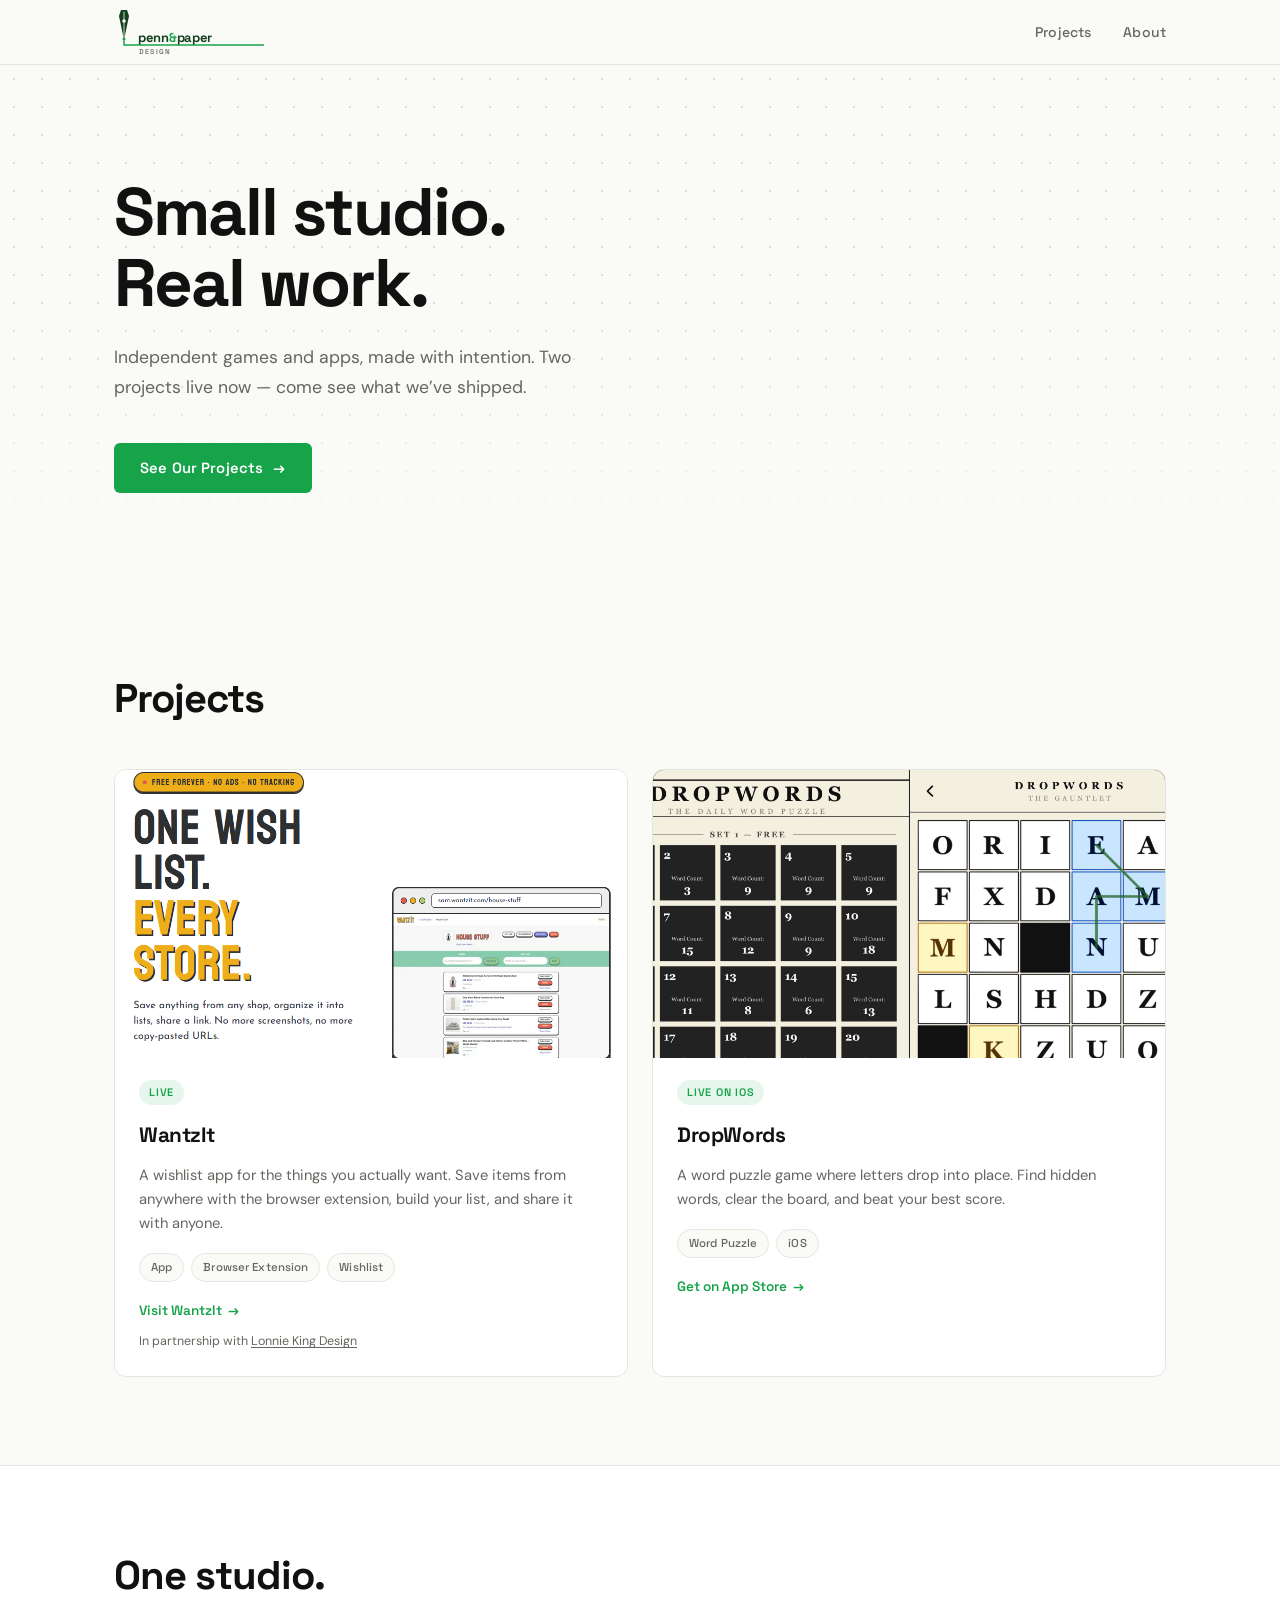
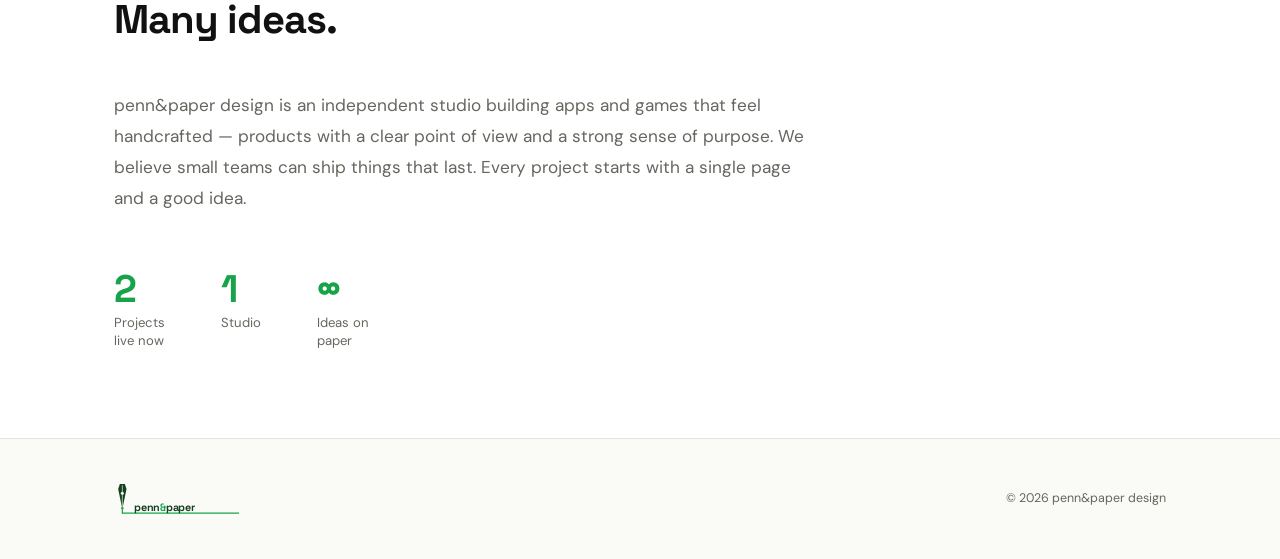
<file: index.html>
<!DOCTYPE html>
<html lang="en">
<head>
  <meta charset="UTF-8" />
  <meta name="viewport" content="width=device-width, initial-scale=1.0" />
  <title>penn&amp;paper design</title>
  <meta name="description" content="Apps and games made with intention. penn&amp;paper design is a solo indie studio." />
  <meta name="theme-color" content="#FAFAF7" />

  <!-- Open Graph -->
  <meta property="og:title" content="penn&amp;paper design" />
  <meta property="og:description" content="Small studio. Real work." />
  <meta property="og:type" content="website" />
  <meta property="og:url" content="https://penn-paper.com" />

  <!-- Favicon -->
  <link rel="icon" type="image/svg+xml" href="assets/favicon.svg" />

  <!-- Fonts -->
  <link rel="preconnect" href="https://fonts.googleapis.com" />
  <link rel="preconnect" href="https://fonts.gstatic.com" crossorigin />
  <link
    href="https://fonts.googleapis.com/css2?family=Space+Grotesk:wght@400;500;700&family=DM+Sans:ital,opsz,wght@0,9..40,400;0,9..40,500;1,9..40,400&family=Space+Mono&display=swap"
    rel="stylesheet"
  />

  <!-- Styles -->
  <link rel="stylesheet" href="css/style.css" />
</head>
<body>

  <!-- ========== HEADER ========== -->
  <header class="header" id="top">
    <div class="container header__inner">

      <a href="#top" class="logo" aria-label="penn&amp;paper design — home">
        <svg xmlns="http://www.w3.org/2000/svg" viewBox="0 0 156 48" width="156" height="48" aria-hidden="true" focusable="false">
          <path d="M 5,8 L 7,2 L 13,2 L 15,8 L 10,32 Z" fill="#14401E"/>
          <line x1="10" y1="4" x2="10" y2="29" stroke="#FAFAF7" stroke-width="0.8" stroke-linecap="round"/>
          <circle cx="10" cy="13" r="1.8" fill="#FAFAF7"/>
          <circle cx="10" cy="31" r="1.5" fill="#16A34A"/>
          <line x1="10" y1="33" x2="10" y2="37" stroke="#16A34A" stroke-width="1.5" stroke-linecap="round"/>
          <line x1="10" y1="37" x2="150" y2="37" stroke="#16A34A" stroke-width="1.5"/>
          <text y="34" font-family="Space Grotesk, sans-serif" font-weight="700" font-size="13" fill="#14401E" letter-spacing="-0.3">
            <tspan x="24">penn</tspan><tspan fill="#16A34A">&amp;</tspan><tspan fill="#14401E">paper</tspan>
          </text>
          <text x="25" y="46" font-family="Space Grotesk, sans-serif" font-weight="500" font-size="7" fill="#666666" letter-spacing="1.2">DESIGN</text>
        </svg>
      </a>

      <nav class="nav" aria-label="Main navigation">
        <a href="#projects" class="nav__link">Projects</a>
        <a href="#about" class="nav__link">About</a>
      </nav>

    </div>
  </header>


  <!-- ========== HERO ========== -->
  <section class="hero" aria-labelledby="hero-headline">
    <div class="hero__dots" aria-hidden="true"></div>

    <div class="container hero__inner">
      <div class="hero__content fade-in">
        <h1 class="hero__headline" id="hero-headline">
          Small studio.<br />Real work.
        </h1>
        <p class="hero__sub">
          Independent games and apps, made with intention. Two projects
          live now&nbsp;&mdash; come see what we&rsquo;ve shipped.
        </p>
        <a href="#projects" class="btn">
          See Our Projects
          <span class="btn__arrow" aria-hidden="true">&#8594;</span>
        </a>
      </div>
    </div>
  </section>


  <!-- ========== GAMES SHOWCASE ========== -->
  <section class="projects section" id="projects" aria-labelledby="projects-heading">
    <div class="container">

      <h2 class="section__title fade-in" id="projects-heading">Projects</h2>

      <div class="projects__grid">

        <!-- Card: WantzIt -->
        <article class="game-card fade-in" aria-label="WantzIt — wishlist app">
          <div class="game-card__art game-card__art--wantzit">
            <img src="assets/wantzitscreenshot.png" alt="WantzIt app screenshot" />
          </div>
          <div class="game-card__body">
            <div class="game-card__meta">
              <span class="badge">Live</span>
            </div>
            <h3 class="game-card__title">WantzIt</h3>
            <p class="game-card__desc">
              A wishlist app for the things you actually want. Save items from
              anywhere with the browser extension, build your list, and share
              it with anyone.
            </p>
            <div class="tags">
              <span class="tag">App</span>
              <span class="tag">Browser Extension</span>
              <span class="tag">Wishlist</span>
            </div>
            <a href="https://wantzit.com" class="card-link" target="_blank" rel="noopener noreferrer">
              Visit WantzIt <span aria-hidden="true">&#8594;</span>
            </a>
            <p class="card-credit">In partnership with <a href="https://lking.co" target="_blank" rel="noopener noreferrer">Lonnie King Design</a></p>
          </div>
        </article>

        <!-- Card: DropWords -->
        <article class="game-card fade-in" aria-label="DropWords — iOS word puzzle game">
          <div class="game-card__art game-card__art--dropwords">
            <img src="assets/dropwordsscreenshot.png" alt="DropWords game screenshot" />
          </div>
          <div class="game-card__body">
            <div class="game-card__meta">
              <span class="badge">Live on iOS</span>
            </div>
            <h3 class="game-card__title">DropWords</h3>
            <p class="game-card__desc">
              A word puzzle game where letters drop into place. Find hidden
              words, clear the board, and beat your best score.
            </p>
            <div class="tags">
              <span class="tag">Word Puzzle</span>
              <span class="tag">iOS</span>
            </div>
            <a href="https://apps.apple.com/us/app/dropwords-word-puzzle/id6762101699" class="card-link" target="_blank" rel="noopener noreferrer">
              Get on App Store <span aria-hidden="true">&#8594;</span>
            </a>
          </div>
        </article>

      </div>
    </div>
  </section>


  <!-- ========== ABOUT ========== -->
  <section class="about section" id="about" aria-labelledby="about-heading">
    <div class="container">
      <div class="about__inner fade-in">

        <h2 class="section__title" id="about-heading">
          One studio.<br />Many ideas.
        </h2>

        <p class="about__body">
          penn&amp;paper design is an independent studio building apps and games
          that feel handcrafted&nbsp;&mdash; products with a clear point of
          view and a strong sense of purpose. We believe small teams can ship
          things that last. Every project starts with a single page and a good
          idea.
        </p>

        <div class="stats" role="list" aria-label="Studio facts">
          <div class="stat" role="listitem">
            <span class="stat__num">2</span>
            <span class="stat__label">Projects<br />live now</span>
          </div>
          <div class="stat" role="listitem">
            <span class="stat__num">1</span>
            <span class="stat__label">Studio</span>
          </div>
          <div class="stat" role="listitem">
            <span class="stat__num">&#8734;</span>
            <span class="stat__label">Ideas on<br />paper</span>
          </div>
        </div>

      </div>
    </div>
  </section>


  <!-- ========== FOOTER ========== -->
  <footer class="footer" aria-label="Site footer">
    <div class="container footer__inner">

      <a href="#top" class="logo" aria-label="penn&amp;paper design — back to top">
        <svg xmlns="http://www.w3.org/2000/svg" viewBox="0 0 156 40" width="130" height="40" aria-hidden="true" focusable="false">
          <path d="M 5,8 L 7,2 L 13,2 L 15,8 L 10,32 Z" fill="#14401E"/>
          <line x1="10" y1="4" x2="10" y2="29" stroke="#FAFAF7" stroke-width="0.8" stroke-linecap="round"/>
          <circle cx="10" cy="13" r="1.8" fill="#FAFAF7"/>
          <circle cx="10" cy="31" r="1.5" fill="#16A34A"/>
          <line x1="10" y1="33" x2="10" y2="37" stroke="#16A34A" stroke-width="1.5" stroke-linecap="round"/>
          <line x1="10" y1="37" x2="150" y2="37" stroke="#16A34A" stroke-width="1.5"/>
          <text y="34" font-family="Space Grotesk, sans-serif" font-weight="700" font-size="13" fill="#14401E" letter-spacing="-0.3">
            <tspan x="24">penn</tspan><tspan fill="#16A34A">&amp;</tspan><tspan fill="#14401E">paper</tspan>
          </text>
        </svg>
      </a>

      <p class="footer__copy">&copy; 2026 penn&amp;paper design</p>

    </div>
  </footer>


  <script src="js/main.js"></script>
</body>
</html>
</file>
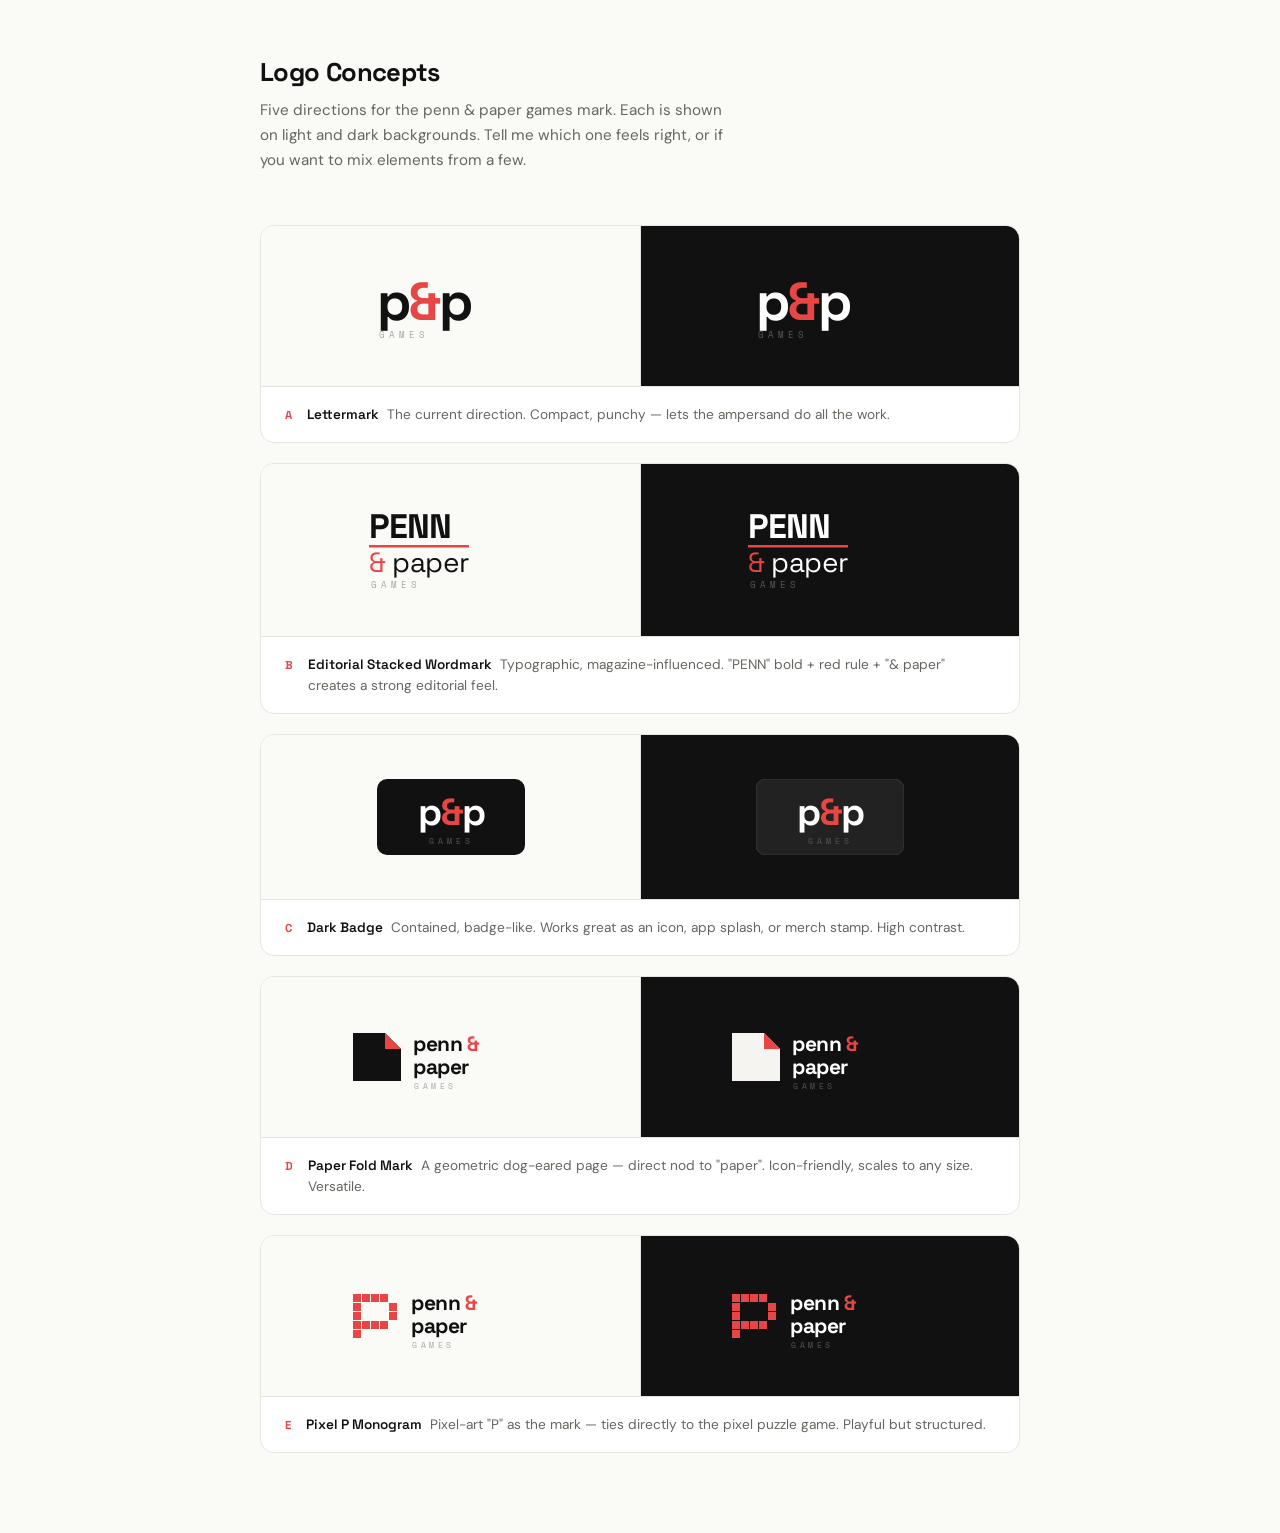
<file: logo-concepts.html>
<!DOCTYPE html>
<html lang="en">
<head>
  <meta charset="UTF-8" />
  <meta name="viewport" content="width=device-width, initial-scale=1.0" />
  <title>Logo Concepts — penn &amp; paper games</title>
  <link rel="preconnect" href="https://fonts.googleapis.com" />
  <link rel="preconnect" href="https://fonts.gstatic.com" crossorigin />
  <link href="https://fonts.googleapis.com/css2?family=Space+Grotesk:wght@400;500;700&family=DM+Sans:opsz,wght@9..40,400;9..40,500&family=Space+Mono&display=swap" rel="stylesheet" />
  <style>
    :root {
      --bg:      #FAFAF7;
      --surface: #FFFFFF;
      --text:    #111111;
      --muted:   #666660;
      --accent:  #E84545;
      --border:  #E5E5E0;
      --dark:    #111111;
    }

    *, *::before, *::after { box-sizing: border-box; margin: 0; padding: 0; }

    body {
      background: var(--bg);
      color: var(--text);
      font-family: 'DM Sans', sans-serif;
      padding: 56px 24px 80px;
      -webkit-font-smoothing: antialiased;
    }

    .page-header {
      max-width: 760px;
      margin: 0 auto 52px;
    }

    .page-header h1 {
      font-family: 'Space Grotesk', sans-serif;
      font-weight: 700;
      font-size: 1.6rem;
      letter-spacing: -0.025em;
      margin-bottom: 10px;
    }

    .page-header p {
      color: var(--muted);
      font-size: 0.95rem;
      line-height: 1.65;
      max-width: 480px;
    }

    .concepts {
      max-width: 760px;
      margin: 0 auto;
      display: grid;
      gap: 20px;
    }

    /* ---- Card ---- */
    .card {
      background: var(--surface);
      border: 1px solid var(--border);
      border-radius: 14px;
      overflow: hidden;
    }

    .card__previews {
      display: grid;
      grid-template-columns: 1fr 1fr;
    }

    .preview {
      display: flex;
      align-items: center;
      justify-content: center;
      padding: 44px 32px;
      min-height: 148px;
    }

    .preview + .preview {
      border-left: 1px solid var(--border);
    }

    .preview--light { background: var(--bg); }
    .preview--dark  { background: var(--dark); }

    .card__info {
      padding: 16px 24px 18px;
      border-top: 1px solid var(--border);
      display: flex;
      align-items: baseline;
      gap: 14px;
    }

    .card__letter {
      font-family: 'Space Grotesk', sans-serif;
      font-weight: 700;
      font-size: 0.72rem;
      letter-spacing: 0.08em;
      text-transform: uppercase;
      color: var(--accent);
      white-space: nowrap;
    }

    .card__name {
      font-family: 'Space Grotesk', sans-serif;
      font-weight: 600;
      font-size: 0.85rem;
      margin-right: 4px;
    }

    .card__desc {
      font-size: 0.855rem;
      color: var(--muted);
    }
  </style>
</head>
<body>

<header class="page-header">
  <h1>Logo Concepts</h1>
  <p>Five directions for the penn &amp; paper games mark. Each is shown on light and dark backgrounds. Tell me which one feels right, or if you want to mix elements from a few.</p>
</header>

<div class="concepts">

  <!-- =====================================================
       A — p&p LETTERMARK
  ====================================================== -->
  <div class="card">
    <div class="card__previews">

      <!-- Light -->
      <div class="preview preview--light">
        <svg xmlns="http://www.w3.org/2000/svg" viewBox="0 0 148 72" width="148" height="72" aria-label="Concept A light">
          <text y="50" font-family="Space Grotesk, sans-serif" font-weight="700" font-size="54" letter-spacing="-2">
            <tspan x="0" fill="#111111">p</tspan><tspan fill="#E84545">&amp;</tspan><tspan fill="#111111">p</tspan>
          </text>
          <text x="2" y="68" font-family="Space Mono, monospace" font-size="9" fill="#AAAAAA" letter-spacing="4">GAMES</text>
        </svg>
      </div>

      <!-- Dark -->
      <div class="preview preview--dark">
        <svg xmlns="http://www.w3.org/2000/svg" viewBox="0 0 148 72" width="148" height="72" aria-label="Concept A dark">
          <text y="50" font-family="Space Grotesk, sans-serif" font-weight="700" font-size="54" letter-spacing="-2">
            <tspan x="0" fill="#FFFFFF">p</tspan><tspan fill="#E84545">&amp;</tspan><tspan fill="#FFFFFF">p</tspan>
          </text>
          <text x="2" y="68" font-family="Space Mono, monospace" font-size="9" fill="#555555" letter-spacing="4">GAMES</text>
        </svg>
      </div>

    </div>
    <div class="card__info">
      <span class="card__letter">A</span>
      <span>
        <span class="card__name">Lettermark</span>
        <span class="card__desc">The current direction. Compact, punchy — lets the ampersand do all the work.</span>
      </span>
    </div>
  </div>


  <!-- =====================================================
       B — STACKED EDITORIAL WORDMARK
  ====================================================== -->
  <div class="card">
    <div class="card__previews">

      <!-- Light -->
      <div class="preview preview--light">
        <svg xmlns="http://www.w3.org/2000/svg" viewBox="0 0 164 84" width="164" height="84" aria-label="Concept B light">
          <text x="0" y="30" font-family="Space Grotesk, sans-serif" font-weight="700" font-size="34" fill="#111111" letter-spacing="-1">PENN</text>
          <rect x="0" y="37" width="100" height="2.5" fill="#E84545"/>
          <text y="64" font-family="Space Grotesk, sans-serif" font-weight="400" font-size="28" letter-spacing="-0.5">
            <tspan x="0" fill="#E84545">&amp; </tspan><tspan fill="#111111">paper</tspan>
          </text>
          <text x="2" y="80" font-family="Space Mono, monospace" font-size="8.5" fill="#AAAAAA" letter-spacing="4">GAMES</text>
        </svg>
      </div>

      <!-- Dark -->
      <div class="preview preview--dark">
        <svg xmlns="http://www.w3.org/2000/svg" viewBox="0 0 164 84" width="164" height="84" aria-label="Concept B dark">
          <text x="0" y="30" font-family="Space Grotesk, sans-serif" font-weight="700" font-size="34" fill="#FFFFFF" letter-spacing="-1">PENN</text>
          <rect x="0" y="37" width="100" height="2.5" fill="#E84545"/>
          <text y="64" font-family="Space Grotesk, sans-serif" font-weight="400" font-size="28" letter-spacing="-0.5">
            <tspan x="0" fill="#E84545">&amp; </tspan><tspan fill="#FFFFFF">paper</tspan>
          </text>
          <text x="2" y="80" font-family="Space Mono, monospace" font-size="8.5" fill="#555555" letter-spacing="4">GAMES</text>
        </svg>
      </div>

    </div>
    <div class="card__info">
      <span class="card__letter">B</span>
      <span>
        <span class="card__name">Editorial Stacked Wordmark</span>
        <span class="card__desc">Typographic, magazine-influenced. "PENN" bold + red rule + "& paper" creates a strong editorial feel.</span>
      </span>
    </div>
  </div>


  <!-- =====================================================
       C — DARK BADGE / STAMP
  ====================================================== -->
  <div class="card">
    <div class="card__previews">

      <!-- Light -->
      <div class="preview preview--light">
        <svg xmlns="http://www.w3.org/2000/svg" viewBox="0 0 148 76" width="148" height="76" aria-label="Concept C light">
          <rect x="0" y="0" width="148" height="76" rx="10" fill="#111111"/>
          <text text-anchor="middle" font-family="Space Grotesk, sans-serif" font-weight="700" font-size="38" letter-spacing="-1">
            <tspan x="74" y="46" fill="#FFFFFF">p</tspan><tspan fill="#E84545">&amp;</tspan><tspan fill="#FFFFFF">p</tspan>
          </text>
          <text x="74" y="65" text-anchor="middle" font-family="Space Mono, monospace" font-size="8" fill="#555555" letter-spacing="4">GAMES</text>
        </svg>
      </div>

      <!-- Dark -->
      <div class="preview preview--dark">
        <svg xmlns="http://www.w3.org/2000/svg" viewBox="0 0 148 76" width="148" height="76" aria-label="Concept C dark">
          <rect x="0" y="0" width="148" height="76" rx="10" fill="#222222" stroke="#383838" stroke-width="1"/>
          <text text-anchor="middle" font-family="Space Grotesk, sans-serif" font-weight="700" font-size="38" letter-spacing="-1">
            <tspan x="74" y="46" fill="#FFFFFF">p</tspan><tspan fill="#E84545">&amp;</tspan><tspan fill="#FFFFFF">p</tspan>
          </text>
          <text x="74" y="65" text-anchor="middle" font-family="Space Mono, monospace" font-size="8" fill="#555555" letter-spacing="4">GAMES</text>
        </svg>
      </div>

    </div>
    <div class="card__info">
      <span class="card__letter">C</span>
      <span>
        <span class="card__name">Dark Badge</span>
        <span class="card__desc">Contained, badge-like. Works great as an icon, app splash, or merch stamp. High contrast.</span>
      </span>
    </div>
  </div>


  <!-- =====================================================
       D — PAPER FOLD MARK + WORDMARK
  ====================================================== -->
  <div class="card">
    <div class="card__previews">

      <!-- Light -->
      <div class="preview preview--light">
        <svg xmlns="http://www.w3.org/2000/svg" viewBox="0 0 196 72" width="196" height="72" aria-label="Concept D light">
          <!-- Paper fold icon -->
          <g transform="translate(0, 12)">
            <polygon points="0,0 32,0 48,16 48,48 0,48" fill="#111111"/>
            <polygon points="32,0 48,16 32,16" fill="#E84545"/>
          </g>
          <!-- Wordmark -->
          <text y="30" font-family="Space Grotesk, sans-serif" font-weight="700" font-size="21" letter-spacing="-0.4">
            <tspan x="60" fill="#111111">penn </tspan><tspan fill="#E84545">&amp;</tspan>
          </text>
          <text x="60" y="53" font-family="Space Grotesk, sans-serif" font-weight="700" font-size="21" fill="#111111" letter-spacing="-0.4">paper</text>
          <text x="61" y="68" font-family="Space Mono, monospace" font-size="8" fill="#AAAAAA" letter-spacing="3.5">GAMES</text>
        </svg>
      </div>

      <!-- Dark -->
      <div class="preview preview--dark">
        <svg xmlns="http://www.w3.org/2000/svg" viewBox="0 0 196 72" width="196" height="72" aria-label="Concept D dark">
          <g transform="translate(0, 12)">
            <polygon points="0,0 32,0 48,16 48,48 0,48" fill="#F5F4F0"/>
            <polygon points="32,0 48,16 32,16" fill="#E84545"/>
          </g>
          <text y="30" font-family="Space Grotesk, sans-serif" font-weight="700" font-size="21" letter-spacing="-0.4">
            <tspan x="60" fill="#FFFFFF">penn </tspan><tspan fill="#E84545">&amp;</tspan>
          </text>
          <text x="60" y="53" font-family="Space Grotesk, sans-serif" font-weight="700" font-size="21" fill="#FFFFFF" letter-spacing="-0.4">paper</text>
          <text x="61" y="68" font-family="Space Mono, monospace" font-size="8" fill="#555555" letter-spacing="3.5">GAMES</text>
        </svg>
      </div>

    </div>
    <div class="card__info">
      <span class="card__letter">D</span>
      <span>
        <span class="card__name">Paper Fold Mark</span>
        <span class="card__desc">A geometric dog-eared page — direct nod to "paper". Icon-friendly, scales to any size. Versatile.</span>
      </span>
    </div>
  </div>


  <!-- =====================================================
       E — PIXEL P + WORDMARK
  ====================================================== -->
  <div class="card">
    <div class="card__previews">

      <!-- Light -->
      <div class="preview preview--light">
        <svg xmlns="http://www.w3.org/2000/svg" viewBox="0 0 196 72" width="196" height="72" aria-label="Concept E light">
          <!-- Pixel-art P (5×5 grid, 8px squares, 1px gaps, stride=9) centred at y=14 -->
          <g transform="translate(0, 14)" fill="#E84545">
            <!-- Row 0 -->
            <rect x="0"  y="0" width="8" height="8"/>
            <rect x="9"  y="0" width="8" height="8"/>
            <rect x="18" y="0" width="8" height="8"/>
            <rect x="27" y="0" width="8" height="8"/>
            <!-- Row 1 -->
            <rect x="0"  y="9" width="8" height="8"/>
            <rect x="36" y="9" width="8" height="8"/>
            <!-- Row 2 -->
            <rect x="0"  y="18" width="8" height="8"/>
            <rect x="36" y="18" width="8" height="8"/>
            <!-- Row 3 -->
            <rect x="0"  y="27" width="8" height="8"/>
            <rect x="9"  y="27" width="8" height="8"/>
            <rect x="18" y="27" width="8" height="8"/>
            <rect x="27" y="27" width="8" height="8"/>
            <!-- Row 4 -->
            <rect x="0"  y="36" width="8" height="8"/>
          </g>
          <!-- Wordmark -->
          <text y="30" font-family="Space Grotesk, sans-serif" font-weight="700" font-size="21" letter-spacing="-0.4">
            <tspan x="58" fill="#111111">penn </tspan><tspan fill="#E84545">&amp;</tspan>
          </text>
          <text x="58" y="53" font-family="Space Grotesk, sans-serif" font-weight="700" font-size="21" fill="#111111" letter-spacing="-0.4">paper</text>
          <text x="59" y="68" font-family="Space Mono, monospace" font-size="8" fill="#AAAAAA" letter-spacing="3.5">GAMES</text>
        </svg>
      </div>

      <!-- Dark -->
      <div class="preview preview--dark">
        <svg xmlns="http://www.w3.org/2000/svg" viewBox="0 0 196 72" width="196" height="72" aria-label="Concept E dark">
          <g transform="translate(0, 14)" fill="#E84545">
            <rect x="0"  y="0" width="8" height="8"/>
            <rect x="9"  y="0" width="8" height="8"/>
            <rect x="18" y="0" width="8" height="8"/>
            <rect x="27" y="0" width="8" height="8"/>
            <rect x="0"  y="9" width="8" height="8"/>
            <rect x="36" y="9" width="8" height="8"/>
            <rect x="0"  y="18" width="8" height="8"/>
            <rect x="36" y="18" width="8" height="8"/>
            <rect x="0"  y="27" width="8" height="8"/>
            <rect x="9"  y="27" width="8" height="8"/>
            <rect x="18" y="27" width="8" height="8"/>
            <rect x="27" y="27" width="8" height="8"/>
            <rect x="0"  y="36" width="8" height="8"/>
          </g>
          <text y="30" font-family="Space Grotesk, sans-serif" font-weight="700" font-size="21" letter-spacing="-0.4">
            <tspan x="58" fill="#FFFFFF">penn </tspan><tspan fill="#E84545">&amp;</tspan>
          </text>
          <text x="58" y="53" font-family="Space Grotesk, sans-serif" font-weight="700" font-size="21" fill="#FFFFFF" letter-spacing="-0.4">paper</text>
          <text x="59" y="68" font-family="Space Mono, monospace" font-size="8" fill="#555555" letter-spacing="3.5">GAMES</text>
        </svg>
      </div>

    </div>
    <div class="card__info">
      <span class="card__letter">E</span>
      <span>
        <span class="card__name">Pixel P Monogram</span>
        <span class="card__desc">Pixel-art "P" as the mark — ties directly to the pixel puzzle game. Playful but structured.</span>
      </span>
    </div>
  </div>

</div><!-- /concepts -->

</body>
</html>
</file>
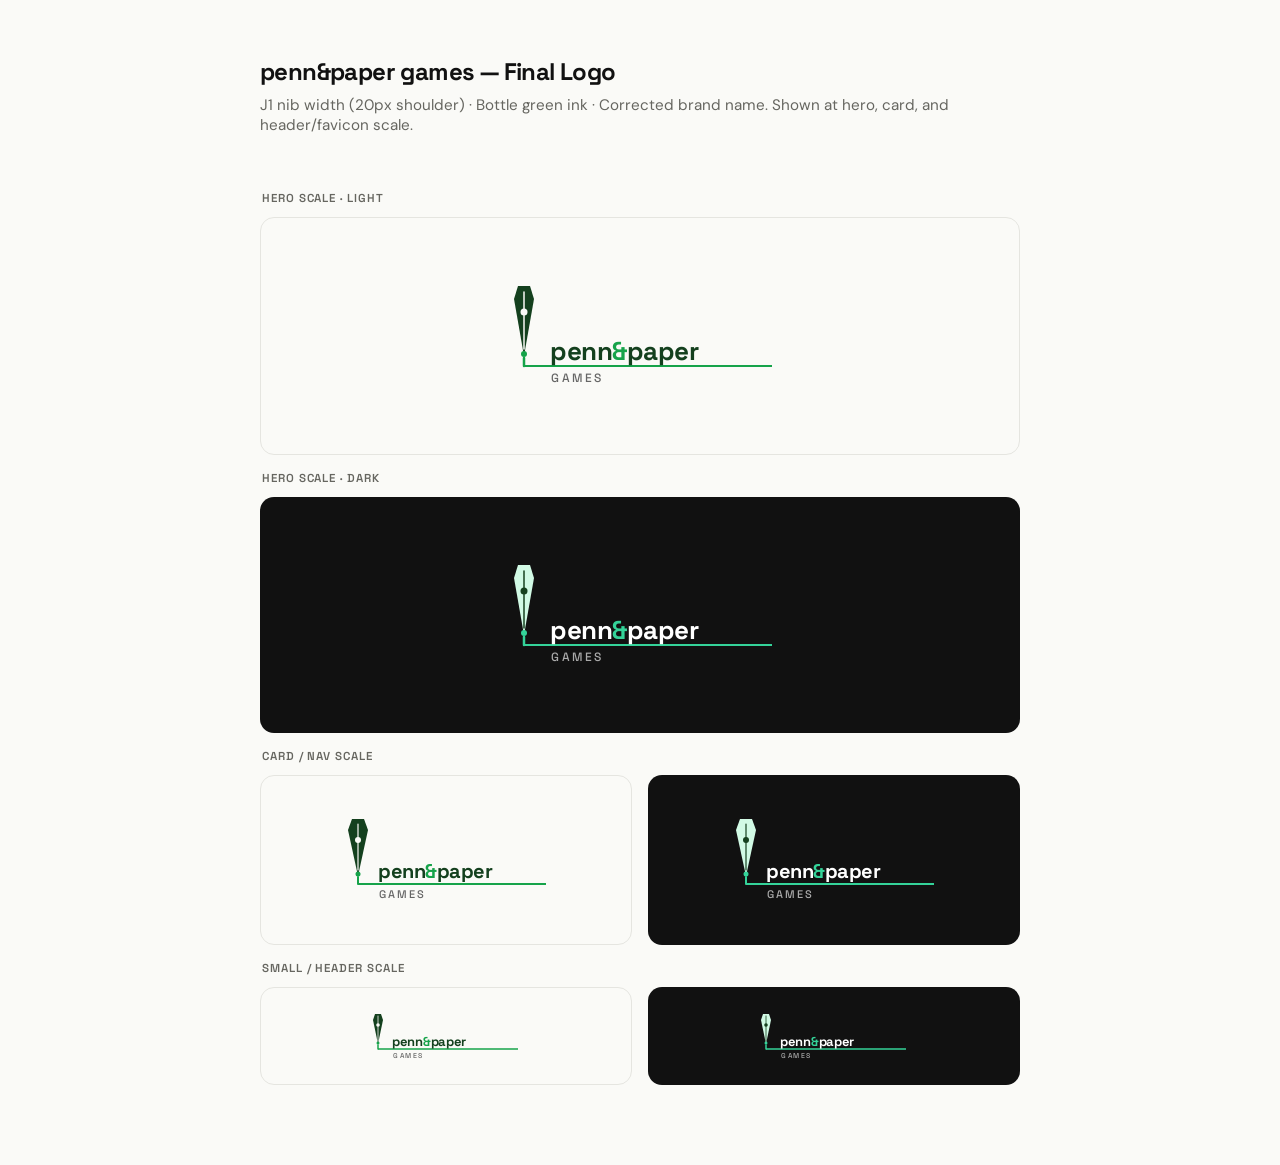
<file: logo-final.html>
<!DOCTYPE html>
<html lang="en">
<head>
  <meta charset="UTF-8" />
  <meta name="viewport" content="width=device-width, initial-scale=1.0" />
  <title>Final Logo — penn&amp;paper games</title>
  <link rel="preconnect" href="https://fonts.googleapis.com" />
  <link rel="preconnect" href="https://fonts.gstatic.com" crossorigin />
  <link href="https://fonts.googleapis.com/css2?family=Space+Grotesk:wght@400;500;600;700&family=DM+Sans:opsz,wght@9..40,400;9..40,500&display=swap" rel="stylesheet" />
  <style>
    :root {
      --bg:      #FAFAF7;
      --surface: #FFFFFF;
      --text:    #111111;
      --muted:   #666660;
      --border:  #E5E5E0;
      --ink:     #16A34A;
      --ink-dark:#14401E;
      --dark:    #111111;
    }
    *, *::before, *::after { box-sizing: border-box; margin: 0; padding: 0; }
    body {
      background: var(--bg);
      color: var(--text);
      font-family: 'DM Sans', sans-serif;
      padding: 56px 24px 80px;
      -webkit-font-smoothing: antialiased;
    }
    .page-header { max-width: 760px; margin: 0 auto 56px; }
    .page-header h1 { font-family: 'Space Grotesk', sans-serif; font-weight: 700; font-size: 1.5rem; letter-spacing: -0.025em; margin-bottom: 8px; }
    .page-header p  { color: var(--muted); font-size: 0.95rem; }

    .wrap { max-width: 760px; margin: 0 auto; display: grid; gap: 16px; }

    .row-label {
      font-family: 'Space Grotesk', sans-serif;
      font-size: 0.72rem;
      font-weight: 600;
      letter-spacing: 0.08em;
      text-transform: uppercase;
      color: var(--muted);
      margin-bottom: -4px;
      padding-left: 2px;
    }

    .card {
      border-radius: 14px;
      overflow: hidden;
      display: flex;
      align-items: center;
      justify-content: center;
    }
    .card--light { background: var(--bg); border: 1px solid var(--border); }
    .card--dark  { background: var(--dark); }
    .card--large { padding: 64px 48px; }
    .card--medium { padding: 40px 40px; }
    .card--small  { padding: 24px 32px; }

    .two-up {
      display: grid;
      grid-template-columns: 1fr 1fr;
      gap: 16px;
    }
  </style>
</head>
<body>

<header class="page-header">
  <h1>penn&amp;paper games — Final Logo</h1>
  <p>J1 nib width (20px shoulder) · Bottle green ink · Corrected brand name. Shown at hero, card, and header/favicon scale.</p>
</header>

<div class="wrap">

  <p class="row-label">Hero scale · light</p>
  <div class="card card--light card--large">
    <svg xmlns="http://www.w3.org/2000/svg" viewBox="0 0 280 108" width="280" height="108">
      <!-- Nib: J1 shoulder (20px), bottle green body, centred at x=24 -->
      <path d="M 14,17 L 18,4 L 30,4 L 34,17 L 24,74 Z" fill="#14401E"/>
      <!-- Slit -->
      <line x1="24" y1="10" x2="24" y2="67" stroke="#FAFAF7" stroke-width="1.5" stroke-linecap="round"/>
      <!-- Vent hole -->
      <circle cx="24" cy="30" r="3.5" fill="#FAFAF7"/>
      <!-- Ink drop at tip -->
      <circle cx="24" cy="72" r="3" fill="#16A34A"/>
      <!-- Vertical drop to underline -->
      <line x1="24" y1="76" x2="24" y2="84" stroke="#16A34A" stroke-width="2.5" stroke-linecap="round"/>
      <!-- Horizontal underline -->
      <line x1="24" y1="84" x2="272" y2="84" stroke="#16A34A" stroke-width="2"/>
      <!-- Wordmark -->
      <text y="78" font-family="Space Grotesk, sans-serif" font-weight="700" font-size="26" fill="#14401E" letter-spacing="-0.5">
        <tspan x="50">penn</tspan><tspan fill="#16A34A">&amp;</tspan><tspan fill="#14401E">paper</tspan>
      </text>
      <!-- GAMES -->
      <text x="51" y="100" font-family="Space Grotesk, sans-serif" font-weight="500" font-size="12" fill="#666666" letter-spacing="2.5">GAMES</text>
    </svg>
  </div>

  <p class="row-label">Hero scale · dark</p>
  <div class="card card--dark card--large">
    <svg xmlns="http://www.w3.org/2000/svg" viewBox="0 0 280 108" width="280" height="108">
      <path d="M 14,17 L 18,4 L 30,4 L 34,17 L 24,74 Z" fill="#D1FAE5"/>
      <line x1="24" y1="10" x2="24" y2="67" stroke="#14401E" stroke-width="1.5" stroke-linecap="round"/>
      <circle cx="24" cy="30" r="3.5" fill="#14401E"/>
      <circle cx="24" cy="72" r="3" fill="#34D399"/>
      <line x1="24" y1="76" x2="24" y2="84" stroke="#34D399" stroke-width="2.5" stroke-linecap="round"/>
      <line x1="24" y1="84" x2="272" y2="84" stroke="#34D399" stroke-width="2"/>
      <text y="78" font-family="Space Grotesk, sans-serif" font-weight="700" font-size="26" fill="#FFFFFF" letter-spacing="-0.5">
        <tspan x="50">penn</tspan><tspan fill="#34D399">&amp;</tspan><tspan fill="#FFFFFF">paper</tspan>
      </text>
      <text x="51" y="100" font-family="Space Grotesk, sans-serif" font-weight="500" font-size="12" fill="#AAAAAA" letter-spacing="2.5">GAMES</text>
    </svg>
  </div>

  <p class="row-label">Card / nav scale</p>
  <div class="two-up">
    <div class="card card--light card--medium">
      <svg xmlns="http://www.w3.org/2000/svg" viewBox="0 0 216 88" width="216" height="88">
        <path d="M 10,14 L 14,3 L 26,3 L 30,14 L 20,60 Z" fill="#14401E"/>
        <line x1="20" y1="8"  x2="20" y2="54" stroke="#FAFAF7" stroke-width="1.2" stroke-linecap="round"/>
        <circle cx="20" cy="24" r="3" fill="#FAFAF7"/>
        <circle cx="20" cy="58" r="2.5" fill="#16A34A"/>
        <line x1="20" y1="61" x2="20" y2="68" stroke="#16A34A" stroke-width="2" stroke-linecap="round"/>
        <line x1="20" y1="68" x2="208" y2="68" stroke="#16A34A" stroke-width="2"/>
        <text y="62" font-family="Space Grotesk, sans-serif" font-weight="700" font-size="20" fill="#14401E" letter-spacing="-0.5">
          <tspan x="40">penn</tspan><tspan fill="#16A34A">&amp;</tspan><tspan fill="#14401E">paper</tspan>
        </text>
        <text x="41" y="82" font-family="Space Grotesk, sans-serif" font-weight="500" font-size="11" fill="#666666" letter-spacing="2">GAMES</text>
      </svg>
    </div>
    <div class="card card--dark card--medium">
      <svg xmlns="http://www.w3.org/2000/svg" viewBox="0 0 216 88" width="216" height="88">
        <path d="M 10,14 L 14,3 L 26,3 L 30,14 L 20,60 Z" fill="#D1FAE5"/>
        <line x1="20" y1="8"  x2="20" y2="54" stroke="#14401E" stroke-width="1.2" stroke-linecap="round"/>
        <circle cx="20" cy="24" r="3" fill="#14401E"/>
        <circle cx="20" cy="58" r="2.5" fill="#34D399"/>
        <line x1="20" y1="61" x2="20" y2="68" stroke="#34D399" stroke-width="2" stroke-linecap="round"/>
        <line x1="20" y1="68" x2="208" y2="68" stroke="#34D399" stroke-width="2"/>
        <text y="62" font-family="Space Grotesk, sans-serif" font-weight="700" font-size="20" fill="#FFFFFF" letter-spacing="-0.5">
          <tspan x="40">penn</tspan><tspan fill="#34D399">&amp;</tspan><tspan fill="#FFFFFF">paper</tspan>
        </text>
        <text x="41" y="82" font-family="Space Grotesk, sans-serif" font-weight="500" font-size="11" fill="#AAAAAA" letter-spacing="2">GAMES</text>
      </svg>
    </div>
  </div>

  <p class="row-label">Small / header scale</p>
  <div class="two-up">
    <div class="card card--light card--small">
      <svg xmlns="http://www.w3.org/2000/svg" viewBox="0 0 156 48" width="156" height="48">
        <path d="M 5,8 L 7,2 L 13,2 L 15,8 L 10,32 Z" fill="#14401E"/>
        <line x1="10" y1="4" x2="10" y2="29" stroke="#FAFAF7" stroke-width="0.8" stroke-linecap="round"/>
        <circle cx="10" cy="13" r="1.8" fill="#FAFAF7"/>
        <circle cx="10" cy="31" r="1.5" fill="#16A34A"/>
        <line x1="10" y1="33" x2="10" y2="37" stroke="#16A34A" stroke-width="1.5" stroke-linecap="round"/>
        <line x1="10" y1="37" x2="150" y2="37" stroke="#16A34A" stroke-width="1.5"/>
        <text y="34" font-family="Space Grotesk, sans-serif" font-weight="700" font-size="13" fill="#14401E" letter-spacing="-0.3">
          <tspan x="24">penn</tspan><tspan fill="#16A34A">&amp;</tspan><tspan fill="#14401E">paper</tspan>
        </text>
        <text x="25" y="46" font-family="Space Grotesk, sans-serif" font-weight="500" font-size="7" fill="#666666" letter-spacing="1.5">GAMES</text>
      </svg>
    </div>
    <div class="card card--dark card--small">
      <svg xmlns="http://www.w3.org/2000/svg" viewBox="0 0 156 48" width="156" height="48">
        <path d="M 5,8 L 7,2 L 13,2 L 15,8 L 10,32 Z" fill="#D1FAE5"/>
        <line x1="10" y1="4" x2="10" y2="29" stroke="#14401E" stroke-width="0.8" stroke-linecap="round"/>
        <circle cx="10" cy="13" r="1.8" fill="#14401E"/>
        <circle cx="10" cy="31" r="1.5" fill="#34D399"/>
        <line x1="10" y1="33" x2="10" y2="37" stroke="#34D399" stroke-width="1.5" stroke-linecap="round"/>
        <line x1="10" y1="37" x2="150" y2="37" stroke="#34D399" stroke-width="1.5"/>
        <text y="34" font-family="Space Grotesk, sans-serif" font-weight="700" font-size="13" fill="#FFFFFF" letter-spacing="-0.3">
          <tspan x="24">penn</tspan><tspan fill="#34D399">&amp;</tspan><tspan fill="#FFFFFF">paper</tspan>
        </text>
        <text x="25" y="46" font-family="Space Grotesk, sans-serif" font-weight="500" font-size="7" fill="#AAAAAA" letter-spacing="1.5">GAMES</text>
      </svg>
    </div>
  </div>

</div>

</body>
</html>
</file>
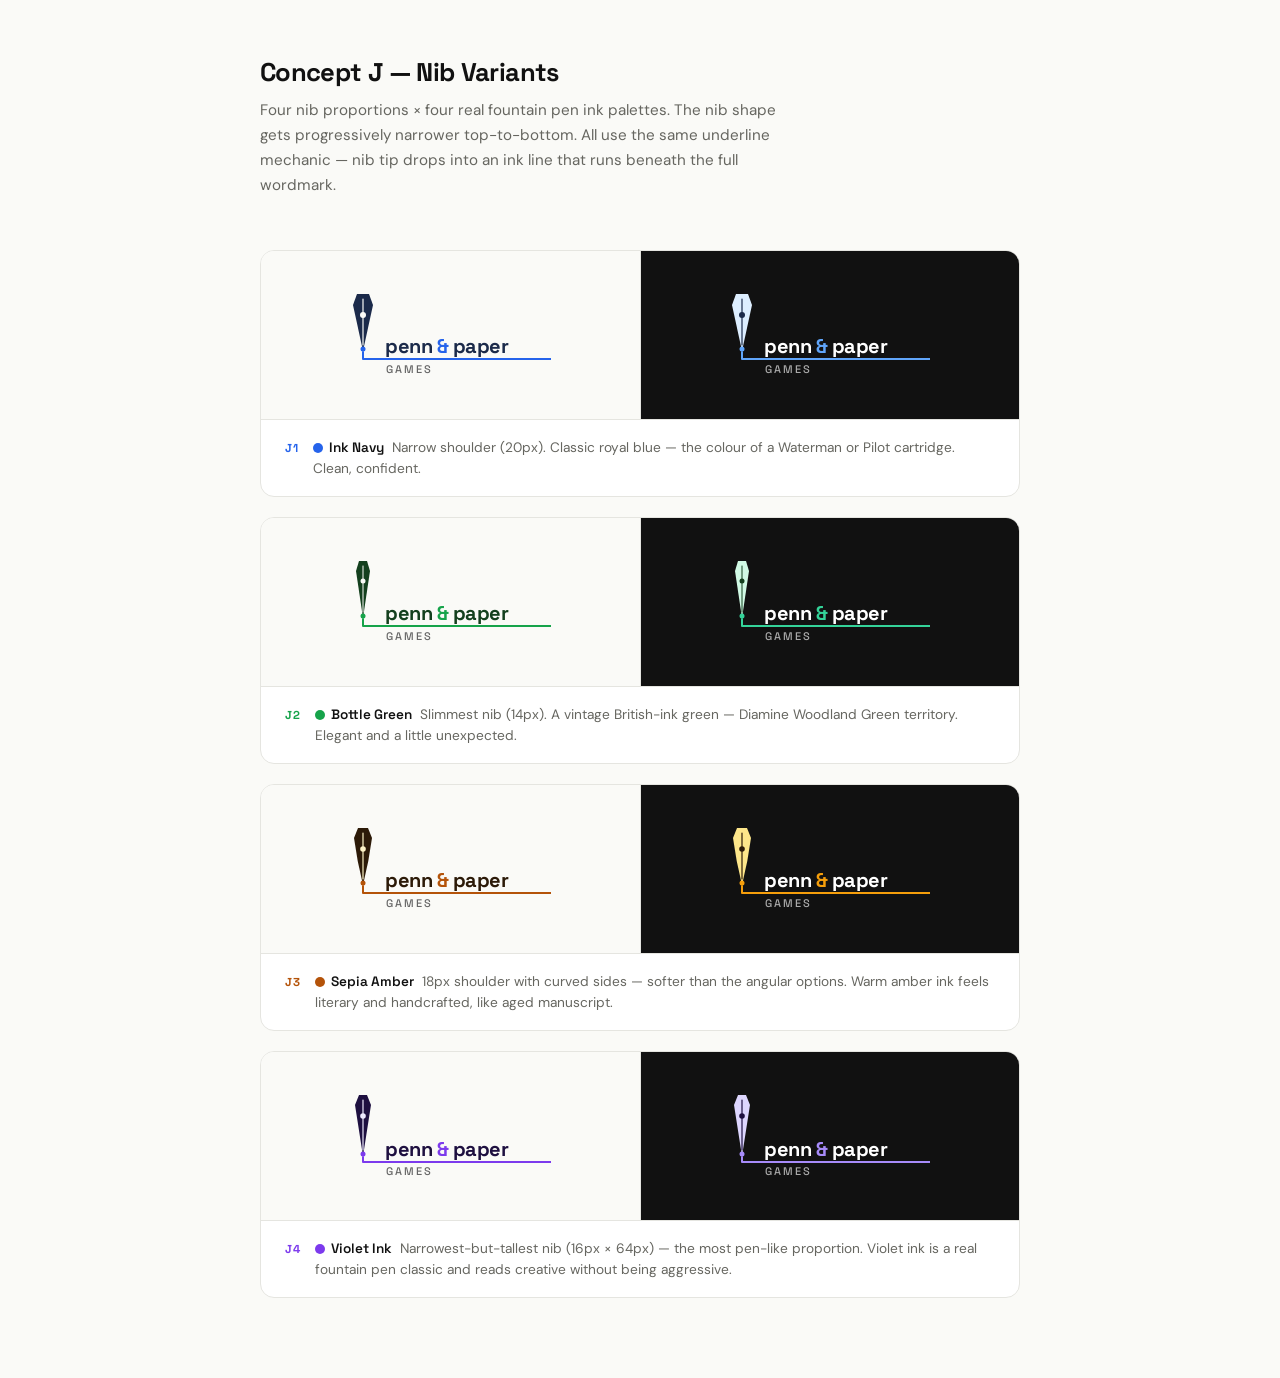
<file: logo-J-variants.html>
<!DOCTYPE html>
<html lang="en">
<head>
  <meta charset="UTF-8" />
  <meta name="viewport" content="width=device-width, initial-scale=1.0" />
  <title>Concept J Variants — penn &amp; paper games</title>
  <link rel="preconnect" href="https://fonts.googleapis.com" />
  <link rel="preconnect" href="https://fonts.gstatic.com" crossorigin />
  <link href="https://fonts.googleapis.com/css2?family=Space+Grotesk:wght@400;500;600;700&family=DM+Sans:opsz,wght@9..40,400;9..40,500&display=swap" rel="stylesheet" />
  <style>
    :root {
      --bg:      #FAFAF7;
      --surface: #FFFFFF;
      --text:    #111111;
      --muted:   #666660;
      --border:  #E5E5E0;
      --dark:    #111111;
    }
    *, *::before, *::after { box-sizing: border-box; margin: 0; padding: 0; }
    body {
      background: var(--bg);
      color: var(--text);
      font-family: 'DM Sans', sans-serif;
      padding: 56px 24px 80px;
      -webkit-font-smoothing: antialiased;
    }
    .page-header { max-width: 760px; margin: 0 auto 52px; }
    .page-header h1 { font-family: 'Space Grotesk', sans-serif; font-weight: 700; font-size: 1.6rem; letter-spacing: -0.025em; margin-bottom: 10px; }
    .page-header p  { color: var(--muted); font-size: 0.95rem; line-height: 1.65; max-width: 540px; }
    .concepts { max-width: 760px; margin: 0 auto; display: grid; gap: 20px; }
    .card { background: var(--surface); border: 1px solid var(--border); border-radius: 14px; overflow: hidden; }
    .card__previews { display: grid; grid-template-columns: 1fr 1fr; }
    .preview {
      display: flex; align-items: center; justify-content: center;
      padding: 40px 32px; min-height: 160px;
    }
    .preview + .preview { border-left: 1px solid var(--border); }
    .preview--light { background: var(--bg); }
    .preview--dark  { background: var(--dark); }
    .card__info {
      padding: 16px 24px 18px; border-top: 1px solid var(--border);
      display: flex; align-items: baseline; gap: 14px;
    }
    .card__letter { font-family: 'Space Grotesk', sans-serif; font-weight: 700; font-size: 0.72rem; letter-spacing: 0.08em; text-transform: uppercase; white-space: nowrap; }
    .card__name   { font-family: 'Space Grotesk', sans-serif; font-weight: 600; font-size: 0.85rem; margin-right: 4px; }
    .card__desc   { font-size: 0.855rem; color: var(--muted); }
    .swatch { display: inline-block; width: 10px; height: 10px; border-radius: 50%; margin-right: 6px; vertical-align: middle; position: relative; top: -1px; }
  </style>
</head>
<body>

<header class="page-header">
  <h1>Concept J — Nib Variants</h1>
  <p>Four nib proportions × four real fountain pen ink palettes. The nib shape gets progressively narrower top-to-bottom. All use the same underline mechanic — nib tip drops into an ink line that runs beneath the full wordmark.</p>
</header>

<div class="concepts">


  <!-- =====================================================
       J1 — NARROW NIB  ·  INK NAVY BLUE
       Shoulder width: 20px. Ink: deep navy.
  ====================================================== -->
  <div class="card">
    <div class="card__previews">

      <div class="preview preview--light">
        <svg xmlns="http://www.w3.org/2000/svg" viewBox="0 0 216 88" width="216" height="88">
          <!-- Nib: shoulder 20px wide, centred at x=20 -->
          <path d="M 10,14 L 14,3 L 26,3 L 30,14 L 20,60 Z" fill="#1B2A4A"/>
          <!-- Slit -->
          <line x1="20" y1="8"  x2="20" y2="54" stroke="#FAFAF7" stroke-width="1.2" stroke-linecap="round"/>
          <!-- Vent hole -->
          <circle cx="20" cy="24" r="3" fill="#FAFAF7"/>
          <!-- Ink drop at tip -->
          <circle cx="20" cy="58" r="2.5" fill="#2563EB"/>
          <!-- Vertical ink line: tip down to underline -->
          <line x1="20" y1="61" x2="20" y2="68" stroke="#2563EB" stroke-width="2" stroke-linecap="round"/>
          <!-- Horizontal underline -->
          <line x1="20" y1="68" x2="208" y2="68" stroke="#2563EB" stroke-width="2"/>
          <!-- Wordmark -->
          <text y="62" font-family="Space Grotesk, sans-serif" font-weight="700" font-size="20" fill="#1B2A4A" letter-spacing="-0.5">
            <tspan x="42">penn </tspan><tspan fill="#2563EB">&amp;</tspan><tspan fill="#1B2A4A"> paper</tspan>
          </text>
          <!-- GAMES — fixed: larger, #666, less letter-spacing -->
          <text x="43" y="82" font-family="Space Grotesk, sans-serif" font-weight="500" font-size="11" fill="#666666" letter-spacing="2">GAMES</text>
        </svg>
      </div>

      <div class="preview preview--dark">
        <svg xmlns="http://www.w3.org/2000/svg" viewBox="0 0 216 88" width="216" height="88">
          <path d="M 10,14 L 14,3 L 26,3 L 30,14 L 20,60 Z" fill="#DDEEFF"/>
          <line x1="20" y1="8"  x2="20" y2="54" stroke="#1B2A4A" stroke-width="1.2" stroke-linecap="round"/>
          <circle cx="20" cy="24" r="3" fill="#1B2A4A"/>
          <circle cx="20" cy="58" r="2.5" fill="#60A5FA"/>
          <line x1="20" y1="61" x2="20" y2="68" stroke="#60A5FA" stroke-width="2" stroke-linecap="round"/>
          <line x1="20" y1="68" x2="208" y2="68" stroke="#60A5FA" stroke-width="2"/>
          <text y="62" font-family="Space Grotesk, sans-serif" font-weight="700" font-size="20" fill="#FFFFFF" letter-spacing="-0.5">
            <tspan x="42">penn </tspan><tspan fill="#60A5FA">&amp;</tspan><tspan fill="#FFFFFF"> paper</tspan>
          </text>
          <text x="43" y="82" font-family="Space Grotesk, sans-serif" font-weight="500" font-size="11" fill="#AAAAAA" letter-spacing="2">GAMES</text>
        </svg>
      </div>

    </div>
    <div class="card__info">
      <span class="card__letter" style="color:#2563EB;">J1</span>
      <span>
        <span class="card__name"><span class="swatch" style="background:#2563EB;"></span>Ink Navy</span>
        <span class="card__desc">Narrow shoulder (20px). Classic royal blue — the colour of a Waterman or Pilot cartridge. Clean, confident.</span>
      </span>
    </div>
  </div>


  <!-- =====================================================
       J2 — SLIM NIB  ·  BOTTLE GREEN
       Shoulder width: 14px. Ink: forest/bottle green.
  ====================================================== -->
  <div class="card">
    <div class="card__previews">

      <div class="preview preview--light">
        <svg xmlns="http://www.w3.org/2000/svg" viewBox="0 0 216 88" width="216" height="88">
          <!-- Nib: very slim, shoulder 14px, centred x=20 -->
          <path d="M 13,13 L 16,3 L 24,3 L 27,13 L 20,60 Z" fill="#14401E"/>
          <line x1="20" y1="8"  x2="20" y2="54" stroke="#FAFAF7" stroke-width="1" stroke-linecap="round"/>
          <circle cx="20" cy="23" r="2.5" fill="#FAFAF7"/>
          <circle cx="20" cy="58" r="2.5" fill="#16A34A"/>
          <line x1="20" y1="61" x2="20" y2="68" stroke="#16A34A" stroke-width="2" stroke-linecap="round"/>
          <line x1="20" y1="68" x2="208" y2="68" stroke="#16A34A" stroke-width="2"/>
          <text y="62" font-family="Space Grotesk, sans-serif" font-weight="700" font-size="20" fill="#14401E" letter-spacing="-0.5">
            <tspan x="42">penn </tspan><tspan fill="#16A34A">&amp;</tspan><tspan fill="#14401E"> paper</tspan>
          </text>
          <text x="43" y="82" font-family="Space Grotesk, sans-serif" font-weight="500" font-size="11" fill="#666666" letter-spacing="2">GAMES</text>
        </svg>
      </div>

      <div class="preview preview--dark">
        <svg xmlns="http://www.w3.org/2000/svg" viewBox="0 0 216 88" width="216" height="88">
          <path d="M 13,13 L 16,3 L 24,3 L 27,13 L 20,60 Z" fill="#D1FAE5"/>
          <line x1="20" y1="8"  x2="20" y2="54" stroke="#14401E" stroke-width="1" stroke-linecap="round"/>
          <circle cx="20" cy="23" r="2.5" fill="#14401E"/>
          <circle cx="20" cy="58" r="2.5" fill="#34D399"/>
          <line x1="20" y1="61" x2="20" y2="68" stroke="#34D399" stroke-width="2" stroke-linecap="round"/>
          <line x1="20" y1="68" x2="208" y2="68" stroke="#34D399" stroke-width="2"/>
          <text y="62" font-family="Space Grotesk, sans-serif" font-weight="700" font-size="20" fill="#FFFFFF" letter-spacing="-0.5">
            <tspan x="42">penn </tspan><tspan fill="#34D399">&amp;</tspan><tspan fill="#FFFFFF"> paper</tspan>
          </text>
          <text x="43" y="82" font-family="Space Grotesk, sans-serif" font-weight="500" font-size="11" fill="#AAAAAA" letter-spacing="2">GAMES</text>
        </svg>
      </div>

    </div>
    <div class="card__info">
      <span class="card__letter" style="color:#16A34A;">J2</span>
      <span>
        <span class="card__name"><span class="swatch" style="background:#16A34A;"></span>Bottle Green</span>
        <span class="card__desc">Slimmest nib (14px). A vintage British-ink green — Diamine Woodland Green territory. Elegant and a little unexpected.</span>
      </span>
    </div>
  </div>


  <!-- =====================================================
       J3 — TAPERED NIB  ·  SEPIA AMBER
       Shoulder width: 18px with slightly curved sides.
       Ink: warm sepia/amber — manuscript, vintage writing.
  ====================================================== -->
  <div class="card">
    <div class="card__previews">

      <div class="preview preview--light">
        <svg xmlns="http://www.w3.org/2000/svg" viewBox="0 0 216 88" width="216" height="88">
          <!-- Nib: 18px shoulder with slightly curved sides for a softer look -->
          <path d="M 11,13 L 15,3 L 25,3 L 29,13 Q 26,36 20,60 Q 14,36 11,13 Z" fill="#2C1A08"/>
          <line x1="20" y1="8"  x2="20" y2="54" stroke="#FEF3C7" stroke-width="1.2" stroke-linecap="round"/>
          <circle cx="20" cy="24" r="2.8" fill="#FEF3C7"/>
          <circle cx="20" cy="58" r="2.5" fill="#B45309"/>
          <line x1="20" y1="61" x2="20" y2="68" stroke="#B45309" stroke-width="2" stroke-linecap="round"/>
          <line x1="20" y1="68" x2="208" y2="68" stroke="#B45309" stroke-width="2"/>
          <text y="62" font-family="Space Grotesk, sans-serif" font-weight="700" font-size="20" fill="#2C1A08" letter-spacing="-0.5">
            <tspan x="42">penn </tspan><tspan fill="#B45309">&amp;</tspan><tspan fill="#2C1A08"> paper</tspan>
          </text>
          <text x="43" y="82" font-family="Space Grotesk, sans-serif" font-weight="500" font-size="11" fill="#666666" letter-spacing="2">GAMES</text>
        </svg>
      </div>

      <div class="preview preview--dark">
        <svg xmlns="http://www.w3.org/2000/svg" viewBox="0 0 216 88" width="216" height="88">
          <path d="M 11,13 L 15,3 L 25,3 L 29,13 Q 26,36 20,60 Q 14,36 11,13 Z" fill="#FDE68A"/>
          <line x1="20" y1="8"  x2="20" y2="54" stroke="#2C1A08" stroke-width="1.2" stroke-linecap="round"/>
          <circle cx="20" cy="24" r="2.8" fill="#2C1A08"/>
          <circle cx="20" cy="58" r="2.5" fill="#F59E0B"/>
          <line x1="20" y1="61" x2="20" y2="68" stroke="#F59E0B" stroke-width="2" stroke-linecap="round"/>
          <line x1="20" y1="68" x2="208" y2="68" stroke="#F59E0B" stroke-width="2"/>
          <text y="62" font-family="Space Grotesk, sans-serif" font-weight="700" font-size="20" fill="#FFFFFF" letter-spacing="-0.5">
            <tspan x="42">penn </tspan><tspan fill="#F59E0B">&amp;</tspan><tspan fill="#FFFFFF"> paper</tspan>
          </text>
          <text x="43" y="82" font-family="Space Grotesk, sans-serif" font-weight="500" font-size="11" fill="#AAAAAA" letter-spacing="2">GAMES</text>
        </svg>
      </div>

    </div>
    <div class="card__info">
      <span class="card__letter" style="color:#B45309;">J3</span>
      <span>
        <span class="card__name"><span class="swatch" style="background:#B45309;"></span>Sepia Amber</span>
        <span class="card__desc">18px shoulder with curved sides — softer than the angular options. Warm amber ink feels literary and handcrafted, like aged manuscript.</span>
      </span>
    </div>
  </div>


  <!-- =====================================================
       J4 — ELONGATED NIB  ·  VIOLET INK
       Shoulder width: 16px, extra tall body (65px).
       Ink: Diamine Violet / Iroshizuku Yama-budo territory.
  ====================================================== -->
  <div class="card">
    <div class="card__previews">

      <div class="preview preview--light">
        <svg xmlns="http://www.w3.org/2000/svg" viewBox="0 0 216 88" width="216" height="88">
          <!-- Nib: 16px shoulder, elongated to y=64 -->
          <path d="M 12,13 L 16,3 L 24,3 L 28,13 L 20,64 Z" fill="#1E1040"/>
          <line x1="20" y1="8"  x2="20" y2="58" stroke="#EDE9FE" stroke-width="1.2" stroke-linecap="round"/>
          <circle cx="20" cy="24" r="2.8" fill="#EDE9FE"/>
          <circle cx="20" cy="62" r="2.5" fill="#7C3AED"/>
          <line x1="20" y1="65" x2="20" y2="70" stroke="#7C3AED" stroke-width="2" stroke-linecap="round"/>
          <line x1="20" y1="70" x2="208" y2="70" stroke="#7C3AED" stroke-width="2"/>
          <text y="64" font-family="Space Grotesk, sans-serif" font-weight="700" font-size="20" fill="#1E1040" letter-spacing="-0.5">
            <tspan x="42">penn </tspan><tspan fill="#7C3AED">&amp;</tspan><tspan fill="#1E1040"> paper</tspan>
          </text>
          <text x="43" y="83" font-family="Space Grotesk, sans-serif" font-weight="500" font-size="11" fill="#666666" letter-spacing="2">GAMES</text>
        </svg>
      </div>

      <div class="preview preview--dark">
        <svg xmlns="http://www.w3.org/2000/svg" viewBox="0 0 216 88" width="216" height="88">
          <path d="M 12,13 L 16,3 L 24,3 L 28,13 L 20,64 Z" fill="#DDD6FE"/>
          <line x1="20" y1="8"  x2="20" y2="58" stroke="#1E1040" stroke-width="1.2" stroke-linecap="round"/>
          <circle cx="20" cy="24" r="2.8" fill="#1E1040"/>
          <circle cx="20" cy="62" r="2.5" fill="#A78BFA"/>
          <line x1="20" y1="65" x2="20" y2="70" stroke="#A78BFA" stroke-width="2" stroke-linecap="round"/>
          <line x1="20" y1="70" x2="208" y2="70" stroke="#A78BFA" stroke-width="2"/>
          <text y="64" font-family="Space Grotesk, sans-serif" font-weight="700" font-size="20" fill="#FFFFFF" letter-spacing="-0.5">
            <tspan x="42">penn </tspan><tspan fill="#A78BFA">&amp;</tspan><tspan fill="#FFFFFF"> paper</tspan>
          </text>
          <text x="43" y="83" font-family="Space Grotesk, sans-serif" font-weight="500" font-size="11" fill="#AAAAAA" letter-spacing="2">GAMES</text>
        </svg>
      </div>

    </div>
    <div class="card__info">
      <span class="card__letter" style="color:#7C3AED;">J4</span>
      <span>
        <span class="card__name"><span class="swatch" style="background:#7C3AED;"></span>Violet Ink</span>
        <span class="card__desc">Narrowest-but-tallest nib (16px × 64px) — the most pen-like proportion. Violet ink is a real fountain pen classic and reads creative without being aggressive.</span>
      </span>
    </div>
  </div>


</div><!-- /concepts -->
</body>
</html>
</file>
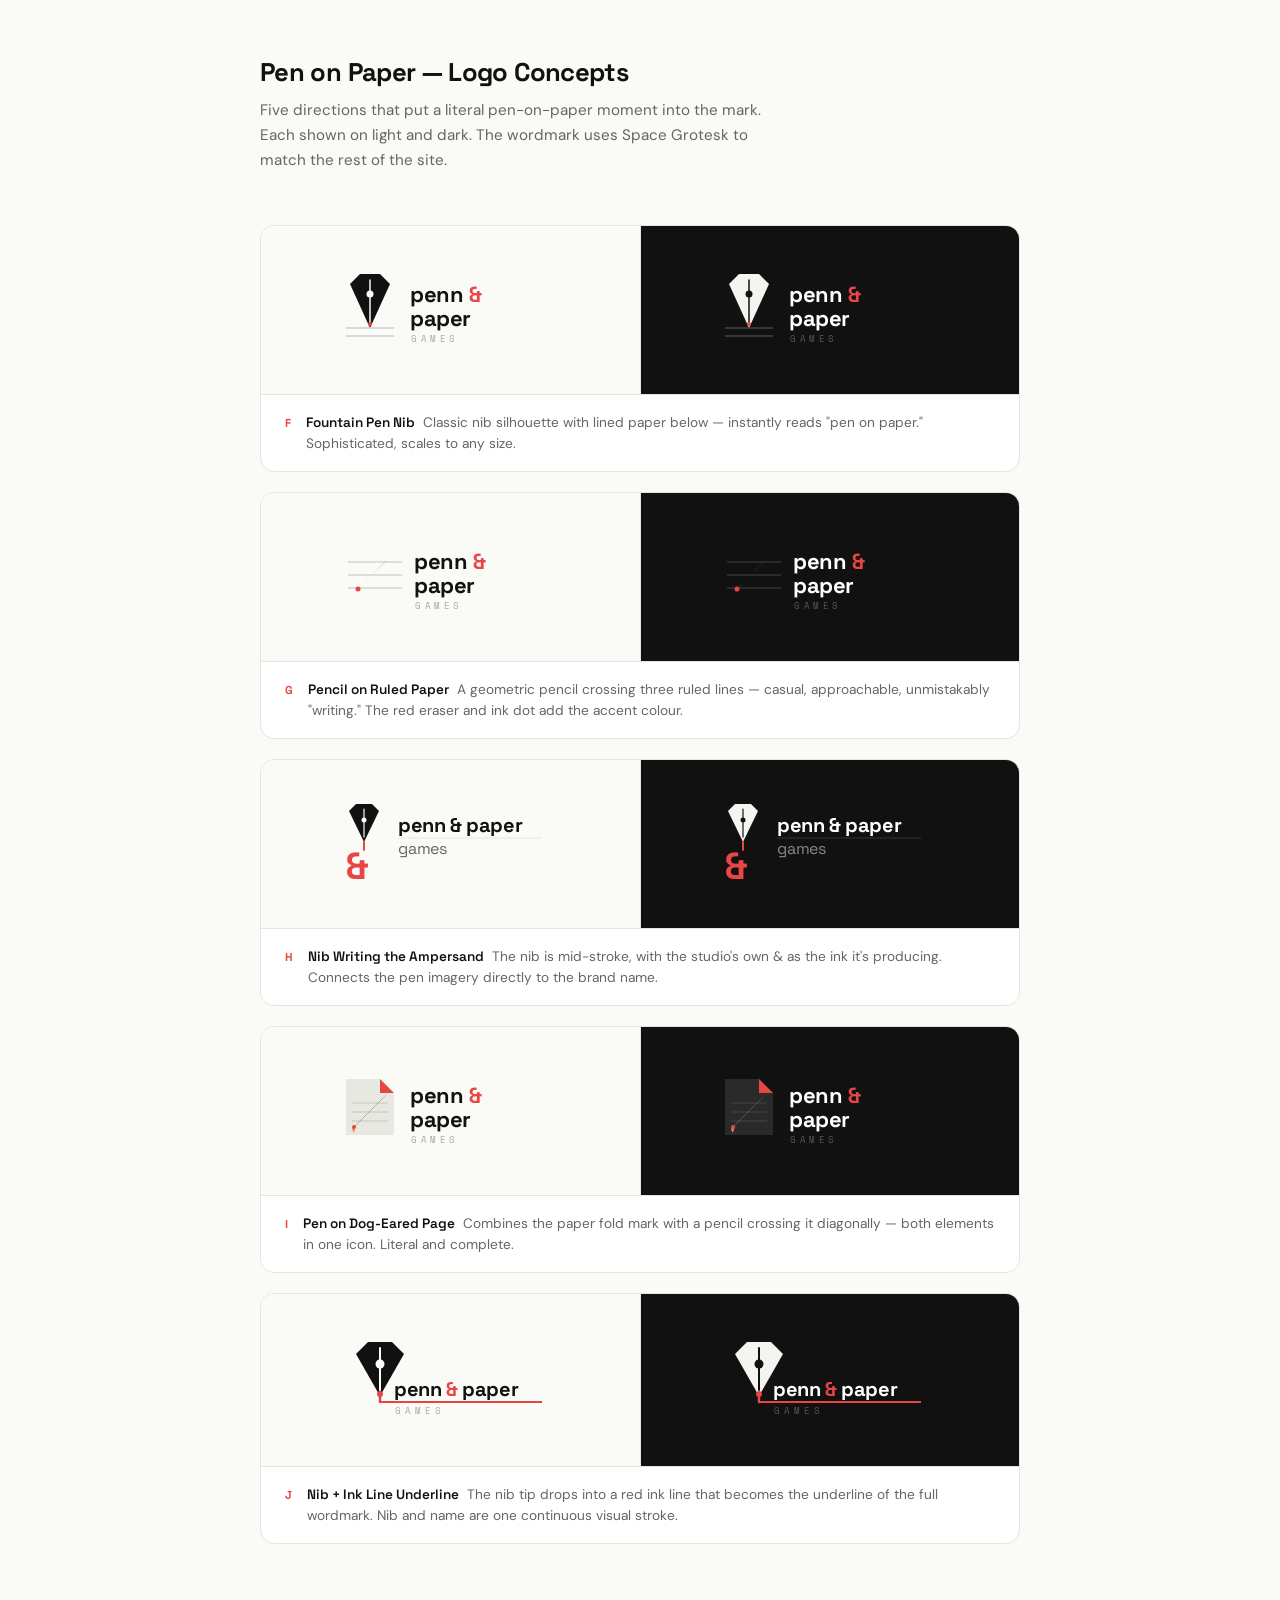
<file: logo-pen-concepts.html>
<!DOCTYPE html>
<html lang="en">
<head>
  <meta charset="UTF-8" />
  <meta name="viewport" content="width=device-width, initial-scale=1.0" />
  <title>Pen on Paper — Logo Concepts</title>
  <link rel="preconnect" href="https://fonts.googleapis.com" />
  <link rel="preconnect" href="https://fonts.gstatic.com" crossorigin />
  <link href="https://fonts.googleapis.com/css2?family=Space+Grotesk:wght@400;500;700&family=DM+Sans:opsz,wght@9..40,400;9..40,500&family=Space+Mono&display=swap" rel="stylesheet" />
  <style>
    :root {
      --bg:      #FAFAF7;
      --surface: #FFFFFF;
      --text:    #111111;
      --muted:   #666660;
      --accent:  #E84545;
      --border:  #E5E5E0;
      --dark:    #111111;
      --rule:    #C8C7C0;
    }
    *, *::before, *::after { box-sizing: border-box; margin: 0; padding: 0; }
    body {
      background: var(--bg);
      color: var(--text);
      font-family: 'DM Sans', sans-serif;
      padding: 56px 24px 80px;
      -webkit-font-smoothing: antialiased;
    }
    .page-header { max-width: 760px; margin: 0 auto 52px; }
    .page-header h1 { font-family: 'Space Grotesk', sans-serif; font-weight: 700; font-size: 1.6rem; letter-spacing: -0.025em; margin-bottom: 10px; }
    .page-header p  { color: var(--muted); font-size: 0.95rem; line-height: 1.65; max-width: 520px; }
    .concepts { max-width: 760px; margin: 0 auto; display: grid; gap: 20px; }
    .card { background: var(--surface); border: 1px solid var(--border); border-radius: 14px; overflow: hidden; }
    .card__previews { display: grid; grid-template-columns: 1fr 1fr; }
    .preview { display: flex; align-items: center; justify-content: center; padding: 44px 32px; min-height: 160px; }
    .preview + .preview { border-left: 1px solid var(--border); }
    .preview--light { background: var(--bg); }
    .preview--dark  { background: var(--dark); }
    .card__info { padding: 16px 24px 18px; border-top: 1px solid var(--border); display: flex; align-items: baseline; gap: 14px; }
    .card__letter { font-family: 'Space Grotesk', sans-serif; font-weight: 700; font-size: 0.72rem; letter-spacing: 0.08em; text-transform: uppercase; color: var(--accent); white-space: nowrap; }
    .card__name   { font-family: 'Space Grotesk', sans-serif; font-weight: 600; font-size: 0.85rem; margin-right: 4px; }
    .card__desc   { font-size: 0.855rem; color: var(--muted); }
  </style>
</head>
<body>

<header class="page-header">
  <h1>Pen on Paper — Logo Concepts</h1>
  <p>Five directions that put a literal pen-on-paper moment into the mark. Each shown on light and dark. The wordmark uses Space Grotesk to match the rest of the site.</p>
</header>

<div class="concepts">

  <!-- =====================================================
       F — FOUNTAIN PEN NIB + RULED LINES
       Classic nib silhouette resting on lined paper
  ====================================================== -->
  <div class="card">
    <div class="card__previews">

      <div class="preview preview--light">
        <svg xmlns="http://www.w3.org/2000/svg" viewBox="0 0 210 80" width="210" height="80">
          <!-- Nib icon -->
          <g transform="translate(0, 4)">
            <!-- Nib body -->
            <path d="M 4,10 L 14,0 L 34,0 L 44,10 L 24,54 Z" fill="#111111"/>
            <!-- Slit -->
            <line x1="24" y1="6" x2="24" y2="48" stroke="#FAFAF7" stroke-width="1.5" stroke-linecap="round"/>
            <!-- Vent hole -->
            <circle cx="24" cy="20" r="3.5" fill="#FAFAF7"/>
            <!-- Tip dot (ink) -->
            <circle cx="24" cy="50" r="2" fill="#E84545"/>
            <!-- Ruled lines (nib tip touches first line) -->
            <line x1="0" y1="54" x2="48" y2="54" stroke="#CCCCCC" stroke-width="1.5"/>
            <line x1="0" y1="62" x2="48" y2="62" stroke="#CCCCCC" stroke-width="1.5"/>
          </g>
          <!-- Wordmark -->
          <text y="32" font-family="Space Grotesk, sans-serif" font-weight="700" font-size="22" letter-spacing="-0.4">
            <tspan x="64" fill="#111111">penn </tspan><tspan fill="#E84545">&amp;</tspan>
          </text>
          <text x="64" y="56" font-family="Space Grotesk, sans-serif" font-weight="700" font-size="22" fill="#111111" letter-spacing="-0.4">paper</text>
          <text x="65" y="72" font-family="Space Mono, monospace" font-size="8.5" fill="#AAAAAA" letter-spacing="3.5">GAMES</text>
        </svg>
      </div>

      <div class="preview preview--dark">
        <svg xmlns="http://www.w3.org/2000/svg" viewBox="0 0 210 80" width="210" height="80">
          <g transform="translate(0, 4)">
            <path d="M 4,10 L 14,0 L 34,0 L 44,10 L 24,54 Z" fill="#F5F4F0"/>
            <line x1="24" y1="6" x2="24" y2="48" stroke="#111111" stroke-width="1.5" stroke-linecap="round"/>
            <circle cx="24" cy="20" r="3.5" fill="#111111"/>
            <circle cx="24" cy="50" r="2" fill="#E84545"/>
            <line x1="0" y1="54" x2="48" y2="54" stroke="#444444" stroke-width="1.5"/>
            <line x1="0" y1="62" x2="48" y2="62" stroke="#444444" stroke-width="1.5"/>
          </g>
          <text y="32" font-family="Space Grotesk, sans-serif" font-weight="700" font-size="22" letter-spacing="-0.4">
            <tspan x="64" fill="#FFFFFF">penn </tspan><tspan fill="#E84545">&amp;</tspan>
          </text>
          <text x="64" y="56" font-family="Space Grotesk, sans-serif" font-weight="700" font-size="22" fill="#FFFFFF" letter-spacing="-0.4">paper</text>
          <text x="65" y="72" font-family="Space Mono, monospace" font-size="8.5" fill="#555555" letter-spacing="3.5">GAMES</text>
        </svg>
      </div>

    </div>
    <div class="card__info">
      <span class="card__letter">F</span>
      <span>
        <span class="card__name">Fountain Pen Nib</span>
        <span class="card__desc">Classic nib silhouette with lined paper below — instantly reads "pen on paper." Sophisticated, scales to any size.</span>
      </span>
    </div>
  </div>


  <!-- =====================================================
       G — DIAGONAL PENCIL + PAPER LINES
       Pencil at 45° with ruled lines running through it
  ====================================================== -->
  <div class="card">
    <div class="card__previews">

      <div class="preview preview--light">
        <svg xmlns="http://www.w3.org/2000/svg" viewBox="0 0 210 80" width="210" height="80">
          <!-- Pencil icon (62×62 space, pencil from upper-right to lower-left tip) -->
          <g>
            <!-- Ruled lines spanning the icon area -->
            <line x1="2"  y1="25" x2="56" y2="25" stroke="#D5D4CE" stroke-width="1.5"/>
            <line x1="2"  y1="38" x2="56" y2="38" stroke="#D5D4CE" stroke-width="1.5"/>
            <line x1="2"  y1="51" x2="56" y2="51" stroke="#D5D4CE" stroke-width="1.5"/>
            <!-- Pencil: rotate -45°, tip at lower-left (~12, 52), eraser at upper-right (~50, 14) -->
            <!-- Body band: use a rotated rectangle (parallelogram via polygon) -->
            <!-- Parallelogram body: 4 corners of 8px-wide band at -45° -->
            <!-- Along axis (12,52)→(50,14): dir=(38,-38), perp=(38,38)/sqrt(2)*0.5 = (5.3,5.3) -->
            <!-- Bottom-left corner of body (near tip side): (12+5.3, 52-5.3)=(17.3, 46.7) and (12-5.3, 52+5.3)=(6.7, 57.3) -->
            <!-- Wait: body starts 8px above tip = along axis 8px from tip: (12+8*0.707, 52-8*0.707)=(17.66, 46.34) -->
            <!-- Let me use direct polygon points: -->
            <!-- Tip: (12,52). Body start 8px up: (17.7, 46.3). Body end 38px up: (38.9, 25.1). Eraser 6px more: (43.1, 20.9). -->
            <!-- Perpendicular half-width: 4px = (2.83, 2.83) -->
            <!-- Body corners: -->
            <!--   Near tip: (17.7+2.83, 46.3-2.83)=(20.5,43.5) and (17.7-2.83,46.3+2.83)=(14.9,49.1) -->
            <!--   Far end  : (38.9+2.83, 25.1-2.83)=(41.7,22.3) and (38.9-2.83,25.1+2.83)=(36.1,27.9) -->
            <polygon points="20.5,43.5 14.9,49.1 36.1,27.9 41.7,22.3" fill="#111111"/>
            <!-- Wood tip triangle: (14.9,49.1) (20.5,43.5) apex(12,52) -->
            <polygon points="14.9,49.1 20.5,43.5 12,52" fill="#D4984A"/>
            <!-- Eraser cap: 6px along axis from body end -->
            <!-- Eraser far end: (38.9+6*0.707, 25.1-6*0.707)=(43.1, 20.9) -->
            <!-- Corners at eraser far: (43.1+2.83,20.9-2.83)=(45.9,18.1) and (43.1-2.83,20.9+2.83)=(40.3,23.7) -->
            <polygon points="41.7,22.3 36.1,27.9 40.3,23.7 45.9,18.1" fill="#E84545"/>
            <!-- Red ink dot at tip -->
            <circle cx="12" cy="52" r="2.5" fill="#E84545"/>
          </g>
          <!-- Wordmark -->
          <text y="32" font-family="Space Grotesk, sans-serif" font-weight="700" font-size="22" letter-spacing="-0.4">
            <tspan x="68" fill="#111111">penn </tspan><tspan fill="#E84545">&amp;</tspan>
          </text>
          <text x="68" y="56" font-family="Space Grotesk, sans-serif" font-weight="700" font-size="22" fill="#111111" letter-spacing="-0.4">paper</text>
          <text x="69" y="72" font-family="Space Mono, monospace" font-size="8.5" fill="#AAAAAA" letter-spacing="3.5">GAMES</text>
        </svg>
      </div>

      <div class="preview preview--dark">
        <svg xmlns="http://www.w3.org/2000/svg" viewBox="0 0 210 80" width="210" height="80">
          <g>
            <line x1="2"  y1="25" x2="56" y2="25" stroke="#333333" stroke-width="1.5"/>
            <line x1="2"  y1="38" x2="56" y2="38" stroke="#333333" stroke-width="1.5"/>
            <line x1="2"  y1="51" x2="56" y2="51" stroke="#333333" stroke-width="1.5"/>
            <polygon points="20.5,43.5 14.9,49.1 36.1,27.9 41.7,22.3" fill="#F5F4F0"/>
            <polygon points="14.9,49.1 20.5,43.5 12,52" fill="#D4984A"/>
            <polygon points="41.7,22.3 36.1,27.9 40.3,23.7 45.9,18.1" fill="#E84545"/>
            <circle cx="12" cy="52" r="2.5" fill="#E84545"/>
          </g>
          <text y="32" font-family="Space Grotesk, sans-serif" font-weight="700" font-size="22" letter-spacing="-0.4">
            <tspan x="68" fill="#FFFFFF">penn </tspan><tspan fill="#E84545">&amp;</tspan>
          </text>
          <text x="68" y="56" font-family="Space Grotesk, sans-serif" font-weight="700" font-size="22" fill="#FFFFFF" letter-spacing="-0.4">paper</text>
          <text x="69" y="72" font-family="Space Mono, monospace" font-size="8.5" fill="#555555" letter-spacing="3.5">GAMES</text>
        </svg>
      </div>

    </div>
    <div class="card__info">
      <span class="card__letter">G</span>
      <span>
        <span class="card__name">Pencil on Ruled Paper</span>
        <span class="card__desc">A geometric pencil crossing three ruled lines — casual, approachable, unmistakably "writing." The red eraser and ink dot add the accent colour.</span>
      </span>
    </div>
  </div>


  <!-- =====================================================
       H — NIB WRITING THE AMPERSAND
       The &amp; appears as fresh ink below the nib tip
  ====================================================== -->
  <div class="card">
    <div class="card__previews">

      <div class="preview preview--light">
        <svg xmlns="http://www.w3.org/2000/svg" viewBox="0 0 210 80" width="210" height="80">
          <!-- Compact nib mark (smaller, tighter) -->
          <path d="M 3,7 L 10,0 L 26,0 L 33,7 L 18,38 Z" fill="#111111"/>
          <line x1="18" y1="5" x2="18" y2="33" stroke="#FAFAF7" stroke-width="1.2" stroke-linecap="round"/>
          <circle cx="18" cy="16" r="2.5" fill="#FAFAF7"/>
          <!-- Ink drop / dot at tip connecting to &amp; -->
          <line x1="18" y1="38" x2="18" y2="46" stroke="#E84545" stroke-width="2" stroke-linecap="round"/>
          <!-- The &amp; as fresh ink -->
          <text x="0" y="75" font-family="Space Grotesk, sans-serif" font-weight="700" font-size="38" fill="#E84545" letter-spacing="-1">&amp;</text>
          <!-- Wordmark to the right -->
          <text y="28" font-family="Space Grotesk, sans-serif" font-weight="700" font-size="20" fill="#111111" letter-spacing="-0.4">
            <tspan x="52">penn &amp; paper</tspan>
          </text>
          <text x="52" y="50" font-family="Space Grotesk, sans-serif" font-weight="400" font-size="16" fill="#666666" letter-spacing="-0.2">games</text>
          <!-- Separator rule -->
          <line x1="52" y1="34" x2="196" y2="34" stroke="#E5E5E0" stroke-width="1"/>
        </svg>
      </div>

      <div class="preview preview--dark">
        <svg xmlns="http://www.w3.org/2000/svg" viewBox="0 0 210 80" width="210" height="80">
          <path d="M 3,7 L 10,0 L 26,0 L 33,7 L 18,38 Z" fill="#F5F4F0"/>
          <line x1="18" y1="5" x2="18" y2="33" stroke="#111111" stroke-width="1.2" stroke-linecap="round"/>
          <circle cx="18" cy="16" r="2.5" fill="#111111"/>
          <line x1="18" y1="38" x2="18" y2="46" stroke="#E84545" stroke-width="2" stroke-linecap="round"/>
          <text x="0" y="75" font-family="Space Grotesk, sans-serif" font-weight="700" font-size="38" fill="#E84545" letter-spacing="-1">&amp;</text>
          <text y="28" font-family="Space Grotesk, sans-serif" font-weight="700" font-size="20" fill="#FFFFFF" letter-spacing="-0.4">
            <tspan x="52">penn &amp; paper</tspan>
          </text>
          <text x="52" y="50" font-family="Space Grotesk, sans-serif" font-weight="400" font-size="16" fill="#888888" letter-spacing="-0.2">games</text>
          <line x1="52" y1="34" x2="196" y2="34" stroke="#333333" stroke-width="1"/>
        </svg>
      </div>

    </div>
    <div class="card__info">
      <span class="card__letter">H</span>
      <span>
        <span class="card__name">Nib Writing the Ampersand</span>
        <span class="card__desc">The nib is mid-stroke, with the studio's own &amp; as the ink it's producing. Connects the pen imagery directly to the brand name.</span>
      </span>
    </div>
  </div>


  <!-- =====================================================
       I — DOG-EARED PAGE + DIAGONAL PEN
       Paper fold icon with a pen crossing diagonally
  ====================================================== -->
  <div class="card">
    <div class="card__previews">

      <div class="preview preview--light">
        <svg xmlns="http://www.w3.org/2000/svg" viewBox="0 0 210 80" width="210" height="80">
          <!-- Page with dog-ear (same shape as Concept D but with pen added) -->
          <g transform="translate(0, 8)">
            <!-- Page body -->
            <polygon points="0,0 34,0 48,14 48,56 0,56" fill="#E8E8E2"/>
            <!-- Fold -->
            <polygon points="34,0 48,14 34,14" fill="#E84545"/>
            <!-- Ruled lines on page -->
            <line x1="6" y1="24" x2="42" y2="24" stroke="#C8C7C0" stroke-width="1.2"/>
            <line x1="6" y1="33" x2="42" y2="33" stroke="#C8C7C0" stroke-width="1.2"/>
            <line x1="6" y1="42" x2="42" y2="42" stroke="#C8C7C0" stroke-width="1.2"/>
            <!-- Pen diagonal: tip at bottom-left of page content area (~8, 48), body going upper-right -->
            <!-- Body polygon at 45°: tip(8,48) to body-end(38,18) -->
            <!-- Perpendicular half-width 3px: dir=(30,-30)/42.4, perp=(30,30)/42.4*3 = (2.12, 2.12) -->
            <!-- Body corners: near-tip(8+2.12,48-2.12)=(10.1,45.9) and (8-2.12,48+2.12)=(5.9,50.1) -->
            <!--               far-end(38+2.12,18-2.12)=(40.1,15.9) and (38-2.12,18+2.12)=(35.9,20.1) -->
            <!-- Wood tip: (10.1,45.9)(5.9,50.1)(8,54) -->
            <!-- Eraser: 5px beyond body end: (38+5*0.707,18-5*0.707)=(41.5,14.5) -->
            <!--   far corners: (41.5+2.12,14.5-2.12)=(43.6,12.4)(41.5-2.12,14.5+2.12)=(39.4,16.6) -->
            <polygon points="10.1,45.9 5.9,50.1 35.9,20.1 40.1,15.9" fill="#111111"/>
            <polygon points="10.1,45.9 5.9,50.1 8,54" fill="#D4984A"/>
            <polygon points="40.1,15.9 35.9,20.1 39.4,16.6 43.6,12.4" fill="#E84545"/>
            <!-- Ink dot -->
            <circle cx="8" cy="48" r="2" fill="#E84545"/>
          </g>
          <!-- Wordmark -->
          <text y="32" font-family="Space Grotesk, sans-serif" font-weight="700" font-size="22" letter-spacing="-0.4">
            <tspan x="64" fill="#111111">penn </tspan><tspan fill="#E84545">&amp;</tspan>
          </text>
          <text x="64" y="56" font-family="Space Grotesk, sans-serif" font-weight="700" font-size="22" fill="#111111" letter-spacing="-0.4">paper</text>
          <text x="65" y="72" font-family="Space Mono, monospace" font-size="8.5" fill="#AAAAAA" letter-spacing="3.5">GAMES</text>
        </svg>
      </div>

      <div class="preview preview--dark">
        <svg xmlns="http://www.w3.org/2000/svg" viewBox="0 0 210 80" width="210" height="80">
          <g transform="translate(0, 8)">
            <polygon points="0,0 34,0 48,14 48,56 0,56" fill="#2A2A2A"/>
            <polygon points="34,0 48,14 34,14" fill="#E84545"/>
            <line x1="6" y1="24" x2="42" y2="24" stroke="#444444" stroke-width="1.2"/>
            <line x1="6" y1="33" x2="42" y2="33" stroke="#444444" stroke-width="1.2"/>
            <line x1="6" y1="42" x2="42" y2="42" stroke="#444444" stroke-width="1.2"/>
            <polygon points="10.1,45.9 5.9,50.1 35.9,20.1 40.1,15.9" fill="#F5F4F0"/>
            <polygon points="10.1,45.9 5.9,50.1 8,54" fill="#D4984A"/>
            <polygon points="40.1,15.9 35.9,20.1 39.4,16.6 43.6,12.4" fill="#E84545"/>
            <circle cx="8" cy="48" r="2" fill="#E84545"/>
          </g>
          <text y="32" font-family="Space Grotesk, sans-serif" font-weight="700" font-size="22" letter-spacing="-0.4">
            <tspan x="64" fill="#FFFFFF">penn </tspan><tspan fill="#E84545">&amp;</tspan>
          </text>
          <text x="64" y="56" font-family="Space Grotesk, sans-serif" font-weight="700" font-size="22" fill="#FFFFFF" letter-spacing="-0.4">paper</text>
          <text x="65" y="72" font-family="Space Mono, monospace" font-size="8.5" fill="#555555" letter-spacing="3.5">GAMES</text>
        </svg>
      </div>

    </div>
    <div class="card__info">
      <span class="card__letter">I</span>
      <span>
        <span class="card__name">Pen on Dog-Eared Page</span>
        <span class="card__desc">Combines the paper fold mark with a pencil crossing it diagonally — both elements in one icon. Literal and complete.</span>
      </span>
    </div>
  </div>


  <!-- =====================================================
       J — NIB MONOGRAM (standalone mark)
       The nib replaces the crossbar of the A / stands alone as the brand mark
       This one shows just the mark at large scale — no wordmark
  ====================================================== -->
  <div class="card">
    <div class="card__previews">

      <div class="preview preview--light">
        <svg xmlns="http://www.w3.org/2000/svg" viewBox="0 0 210 84" width="210" height="84">
          <!--
            Concept: nib shape used as a standalone bold mark,
            with "penn & paper" wrapped beneath it in small text,
            and the ink dot from the nib extending into a rule line
            that becomes the underline of the whole logotype.
          -->
          <!-- Nib (centered, larger) -->
          <path d="M 10,16 L 22,4 L 46,4 L 58,16 L 34,58 Z" fill="#111111"/>
          <line x1="34" y1="10" x2="34" y2="52" stroke="#FAFAF7" stroke-width="2" stroke-linecap="round"/>
          <circle cx="34" cy="26" r="4.5" fill="#FAFAF7"/>
          <!-- Red ink dot at nib tip -->
          <circle cx="34" cy="56" r="3" fill="#E84545"/>
          <!-- Ink line extending right into an underline -->
          <line x1="34" y1="58" x2="34" y2="64" stroke="#E84545" stroke-width="2.5" stroke-linecap="round"/>
          <line x1="34" y1="64" x2="196" y2="64" stroke="#E84545" stroke-width="2"/>
          <!-- Wordmark sitting above/on the rule -->
          <text y="58" font-family="Space Grotesk, sans-serif" font-weight="700" font-size="20" letter-spacing="-0.4">
            <tspan x="48" fill="#111111">penn </tspan><tspan fill="#E84545">&amp;</tspan><tspan fill="#111111"> paper</tspan>
          </text>
          <text x="49" y="76" font-family="Space Mono, monospace" font-size="8.5" fill="#AAAAAA" letter-spacing="4">GAMES</text>
        </svg>
      </div>

      <div class="preview preview--dark">
        <svg xmlns="http://www.w3.org/2000/svg" viewBox="0 0 210 84" width="210" height="84">
          <path d="M 10,16 L 22,4 L 46,4 L 58,16 L 34,58 Z" fill="#F5F4F0"/>
          <line x1="34" y1="10" x2="34" y2="52" stroke="#111111" stroke-width="2" stroke-linecap="round"/>
          <circle cx="34" cy="26" r="4.5" fill="#111111"/>
          <circle cx="34" cy="56" r="3" fill="#E84545"/>
          <line x1="34" y1="58" x2="34" y2="64" stroke="#E84545" stroke-width="2.5" stroke-linecap="round"/>
          <line x1="34" y1="64" x2="196" y2="64" stroke="#E84545" stroke-width="2"/>
          <text y="58" font-family="Space Grotesk, sans-serif" font-weight="700" font-size="20" letter-spacing="-0.4">
            <tspan x="48" fill="#FFFFFF">penn </tspan><tspan fill="#E84545">&amp;</tspan><tspan fill="#FFFFFF"> paper</tspan>
          </text>
          <text x="49" y="76" font-family="Space Mono, monospace" font-size="8.5" fill="#555555" letter-spacing="4">GAMES</text>
        </svg>
      </div>

    </div>
    <div class="card__info">
      <span class="card__letter">J</span>
      <span>
        <span class="card__name">Nib + Ink Line Underline</span>
        <span class="card__desc">The nib tip drops into a red ink line that becomes the underline of the full wordmark. Nib and name are one continuous visual stroke.</span>
      </span>
    </div>
  </div>

</div><!-- /concepts -->

</body>
</html>
</file>
<file: css/style.css>
/* ==========================================
   DESIGN TOKENS
   ========================================== */
:root {
  --bg:             #FAFAF7;
  --surface:        #FFFFFF;
  --text-primary:   #111111;
  --text-secondary: #666660;
  --accent:         #16A34A;
  --accent-dark:    #14401E;
  --border:         #E5E5E0;

  --font-display: 'Space Grotesk', sans-serif;
  --font-body:    'DM Sans', sans-serif;
  --font-mono:    'Space Mono', monospace;

  --radius:     12px;
  --radius-sm:   6px;
  --max-width: 1100px;
  --section-pad: 88px;
}

/* ==========================================
   RESET & BASE
   ========================================== */
*, *::before, *::after {
  box-sizing: border-box;
  margin: 0;
  padding: 0;
}

html {
  scroll-behavior: smooth;
  font-size: 16px;
}

body {
  background: var(--bg);
  color: var(--text-primary);
  font-family: var(--font-body);
  line-height: 1.6;
  -webkit-font-smoothing: antialiased;
  -moz-osx-font-smoothing: grayscale;
}

a {
  color: inherit;
  text-decoration: none;
}

img {
  display: block;
  max-width: 100%;
}

/* ==========================================
   LAYOUT
   ========================================== */
.container {
  max-width: var(--max-width);
  margin: 0 auto;
  padding: 0 24px;
}

.section {
  padding: var(--section-pad) 0;
}

/* ==========================================
   HEADER
   ========================================== */
.header {
  position: sticky;
  top: 0;
  z-index: 100;
  background: rgba(250, 250, 247, 0.85);
  backdrop-filter: blur(14px);
  -webkit-backdrop-filter: blur(14px);
  border-bottom: 1px solid var(--border);
}

.header__inner {
  display: flex;
  align-items: center;
  justify-content: space-between;
  height: 64px;
}

/* ==========================================
   LOGO
   ========================================== */
.logo {
  display: inline-flex;
  align-items: center;
  transition: opacity 0.2s;
}

.logo:hover {
  opacity: 0.75;
}

.logo svg {
  display: block;
}

/* ==========================================
   NAV
   ========================================== */
.nav {
  display: flex;
  align-items: center;
  gap: 32px;
}

.nav__link {
  font-family: var(--font-display);
  font-weight: 500;
  font-size: 0.875rem;
  color: var(--text-secondary);
  letter-spacing: 0.01em;
  transition: color 0.18s;
}

.nav__link:hover {
  color: var(--text-primary);
}

/* ==========================================
   HERO
   ========================================== */
.hero {
  position: relative;
  padding: 112px 0 96px;
  overflow: hidden;
}

.hero__dots {
  position: absolute;
  inset: 0;
  background-image: radial-gradient(circle, #cac9c0 1px, transparent 1px);
  background-size: 28px 28px;
  opacity: 0.55;
  pointer-events: none;
  z-index: 0;
}

/* Fade dots toward bottom */
.hero__dots::after {
  content: '';
  position: absolute;
  inset: 0;
  background: linear-gradient(to bottom, transparent 50%, var(--bg) 100%);
}

.hero__inner {
  position: relative;
  z-index: 1;
}

.hero__content {
  max-width: 660px;
}

.hero__headline {
  font-family: var(--font-display);
  font-weight: 700;
  font-size: clamp(2.6rem, 5.5vw, 4.2rem);
  line-height: 1.06;
  letter-spacing: -0.03em;
  margin-bottom: 24px;
}

.hero__sub {
  font-size: 1.1rem;
  color: var(--text-secondary);
  line-height: 1.7;
  margin-bottom: 40px;
  max-width: 460px;
}

/* ==========================================
   BUTTON
   ========================================== */
.btn {
  display: inline-flex;
  align-items: center;
  gap: 10px;
  background: var(--accent);
  color: #fff;
  font-family: var(--font-display);
  font-weight: 600;
  font-size: 0.925rem;
  padding: 13px 26px;
  border-radius: var(--radius-sm);
  letter-spacing: 0.01em;
  transition: background 0.18s, transform 0.15s;
  white-space: nowrap;
}

.btn:hover {
  background: var(--accent-dark);
  transform: translateY(-1px);
}

.btn__arrow {
  display: inline-block;
  transition: transform 0.18s;
}

.btn:hover .btn__arrow {
  transform: translateX(3px);
}

/* ==========================================
   SECTION HEADING
   ========================================== */
.section__title {
  font-family: var(--font-display);
  font-weight: 700;
  font-size: clamp(1.8rem, 3.5vw, 2.5rem);
  line-height: 1.1;
  letter-spacing: -0.025em;
  margin-bottom: 48px;
}

/* ==========================================
   PROJECTS SECTION
   ========================================== */
.projects {
  background: var(--bg);
}

.projects__grid {
  display: grid;
  grid-template-columns: repeat(2, 1fr);
  gap: 24px;
}

@media (max-width: 680px) {
  .projects__grid {
    grid-template-columns: 1fr;
  }
}

/* ==========================================
   GAME CARD
   ========================================== */
.game-card {
  background: var(--surface);
  border: 1px solid var(--border);
  border-radius: var(--radius);
  overflow: hidden;
  transition: transform 0.22s ease, box-shadow 0.22s ease;
}

.game-card:hover {
  transform: translateY(-5px);
  box-shadow: 0 16px 40px rgba(0, 0, 0, 0.07);
}

/* ---- Placeholder art ---- */
.game-card__art {
  width: 100%;
  aspect-ratio: 16 / 9;
  position: relative;
  overflow: hidden;
}

/* WantzIt: real screenshot */
.game-card__art--wantzit {
  background: #eef7f1;
}

.game-card__art--wantzit img {
  width: 100%;
  height: 100%;
  object-fit: cover;
  object-position: top;
  display: block;
}

/* DropWords: real screenshot */
.game-card__art--dropwords {
  background: #111827;
}

.game-card__art--dropwords img {
  width: 100%;
  height: 100%;
  object-fit: cover;
  object-position: top;
  display: block;
}

/* ---- Card body ---- */
.game-card__body {
  padding: 22px 24px 24px;
}

.game-card__meta {
  display: flex;
  align-items: center;
  gap: 10px;
  margin-bottom: 14px;
}

.game-card__title {
  font-family: var(--font-display);
  font-weight: 700;
  font-size: 1.3rem;
  letter-spacing: -0.02em;
  margin-bottom: 10px;
}

.game-card__desc {
  font-size: 0.92rem;
  color: var(--text-secondary);
  line-height: 1.65;
  margin-bottom: 18px;
}

.card-link {
  display: inline-flex;
  align-items: center;
  gap: 6px;
  font-family: var(--font-display);
  font-size: 0.85rem;
  font-weight: 600;
  color: var(--accent);
  margin-top: 18px;
  transition: gap 0.18s, color 0.18s;
}

.card-link:hover {
  gap: 10px;
  color: var(--accent-dark);
}

.card-credit {
  font-size: 0.78rem;
  color: var(--text-secondary);
  margin-top: 10px;
}

.card-credit a {
  color: var(--text-secondary);
  text-decoration: underline;
  text-underline-offset: 2px;
  transition: color 0.18s;
}

.card-credit a:hover {
  color: var(--text-primary);
}

/* ==========================================
   BADGE
   ========================================== */
.badge {
  display: inline-block;
  font-family: var(--font-display);
  font-size: 0.68rem;
  font-weight: 600;
  letter-spacing: 0.07em;
  text-transform: uppercase;
  color: var(--accent);
  background: rgba(22, 163, 74, 0.1);
  padding: 4px 10px;
  border-radius: 100px;
}

/* ==========================================
   TAGS
   ========================================== */
.tags {
  display: flex;
  flex-wrap: wrap;
  gap: 7px;
}

.tag {
  font-family: var(--font-display);
  font-size: 0.72rem;
  font-weight: 500;
  color: var(--text-secondary);
  background: var(--bg);
  border: 1px solid var(--border);
  padding: 4px 11px;
  border-radius: 100px;
  letter-spacing: 0.01em;
}

/* ==========================================
   ABOUT SECTION
   ========================================== */
.about {
  background: var(--surface);
  border-top: 1px solid var(--border);
  border-bottom: 1px solid var(--border);
}

.about__inner {
  max-width: 700px;
}

.about__body {
  font-size: 1.075rem;
  color: var(--text-secondary);
  line-height: 1.8;
  margin-bottom: 56px;
}

/* ==========================================
   STATS STRIP
   ========================================== */
.stats {
  display: flex;
  gap: 56px;
}

@media (max-width: 480px) {
  .stats {
    gap: 36px;
  }
}

.stat__num {
  display: block;
  font-family: var(--font-display);
  font-weight: 700;
  font-size: 2.4rem;
  letter-spacing: -0.04em;
  color: var(--accent);
  line-height: 1;
  margin-bottom: 5px;
}

.stat__label {
  display: block;
  font-size: 0.82rem;
  color: var(--text-secondary);
  line-height: 1.4;
}

/* ==========================================
   FOOTER
   ========================================== */
.footer {
  padding: 40px 0;
}

.footer__inner {
  display: flex;
  align-items: center;
  justify-content: space-between;
  flex-wrap: wrap;
  gap: 16px;
}

.footer__links {
  display: flex;
  gap: 24px;
}

.footer__link {
  font-size: 0.855rem;
  color: var(--text-secondary);
  transition: color 0.18s;
}

.footer__link:hover {
  color: var(--text-primary);
}

.footer__copy {
  font-size: 0.78rem;
  color: var(--text-secondary);
}

/* ==========================================
   SCROLL FADE-IN
   ========================================== */
.fade-in {
  opacity: 0;
  transform: translateY(22px);
  transition: opacity 0.55s ease, transform 0.55s ease;
}

.fade-in.visible {
  opacity: 1;
  transform: translateY(0);
}

/* ==========================================
   RESPONSIVE TWEAKS
   ========================================== */
@media (max-width: 480px) {
  .hero {
    padding: 80px 0 72px;
  }

  .footer__inner {
    flex-direction: column;
    align-items: flex-start;
  }
}
</file>
